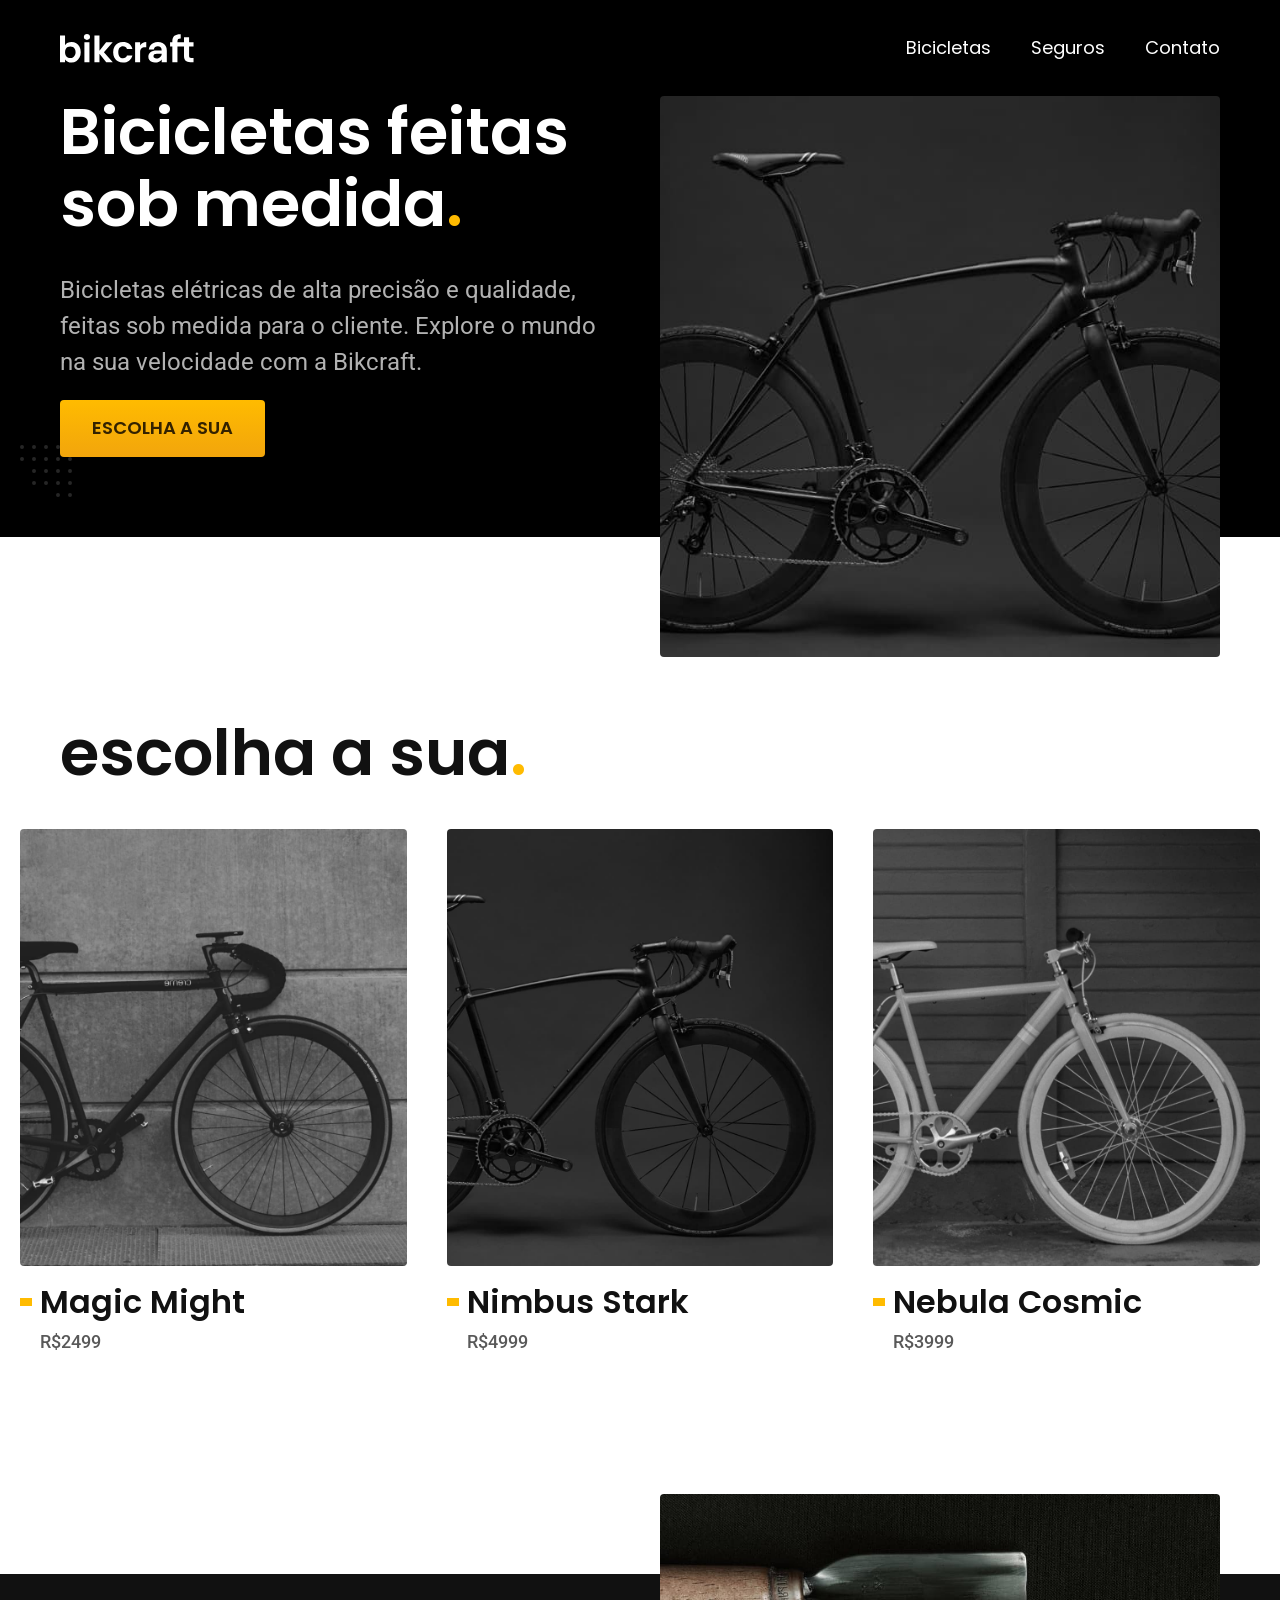
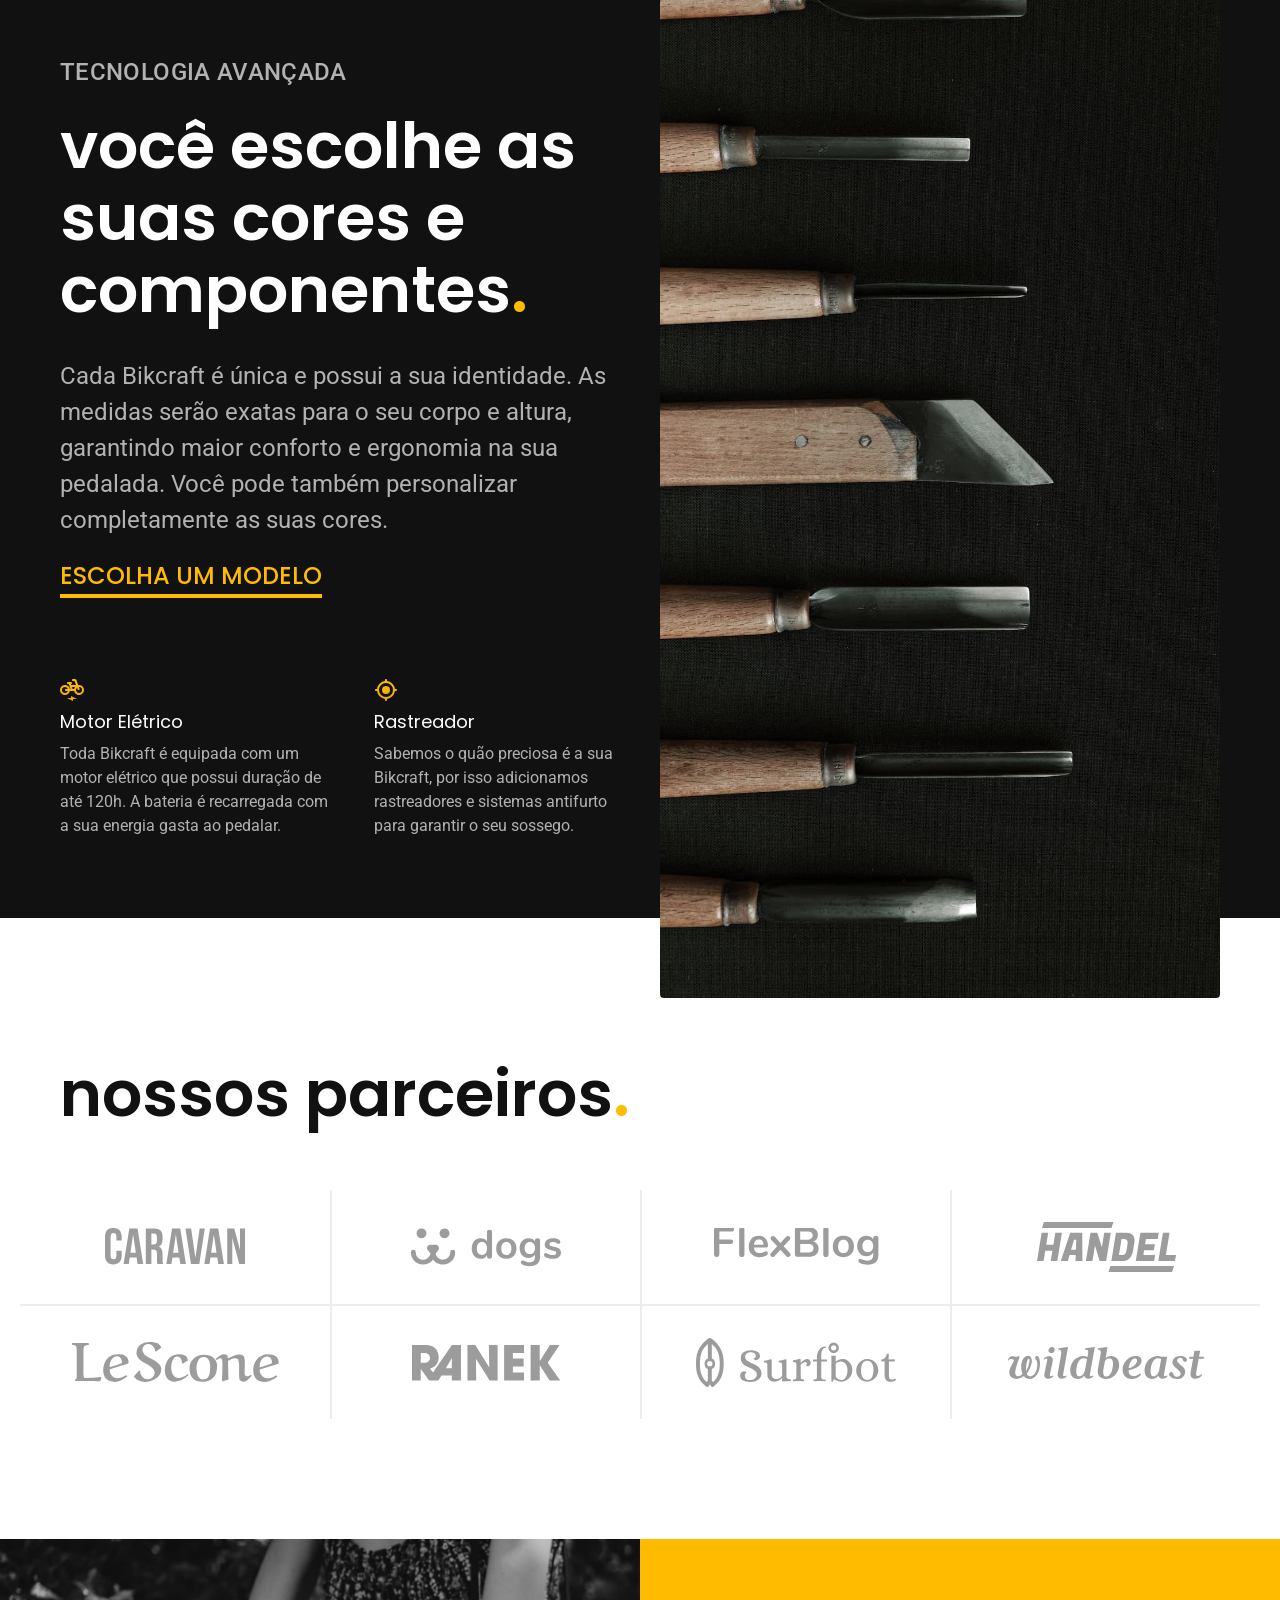
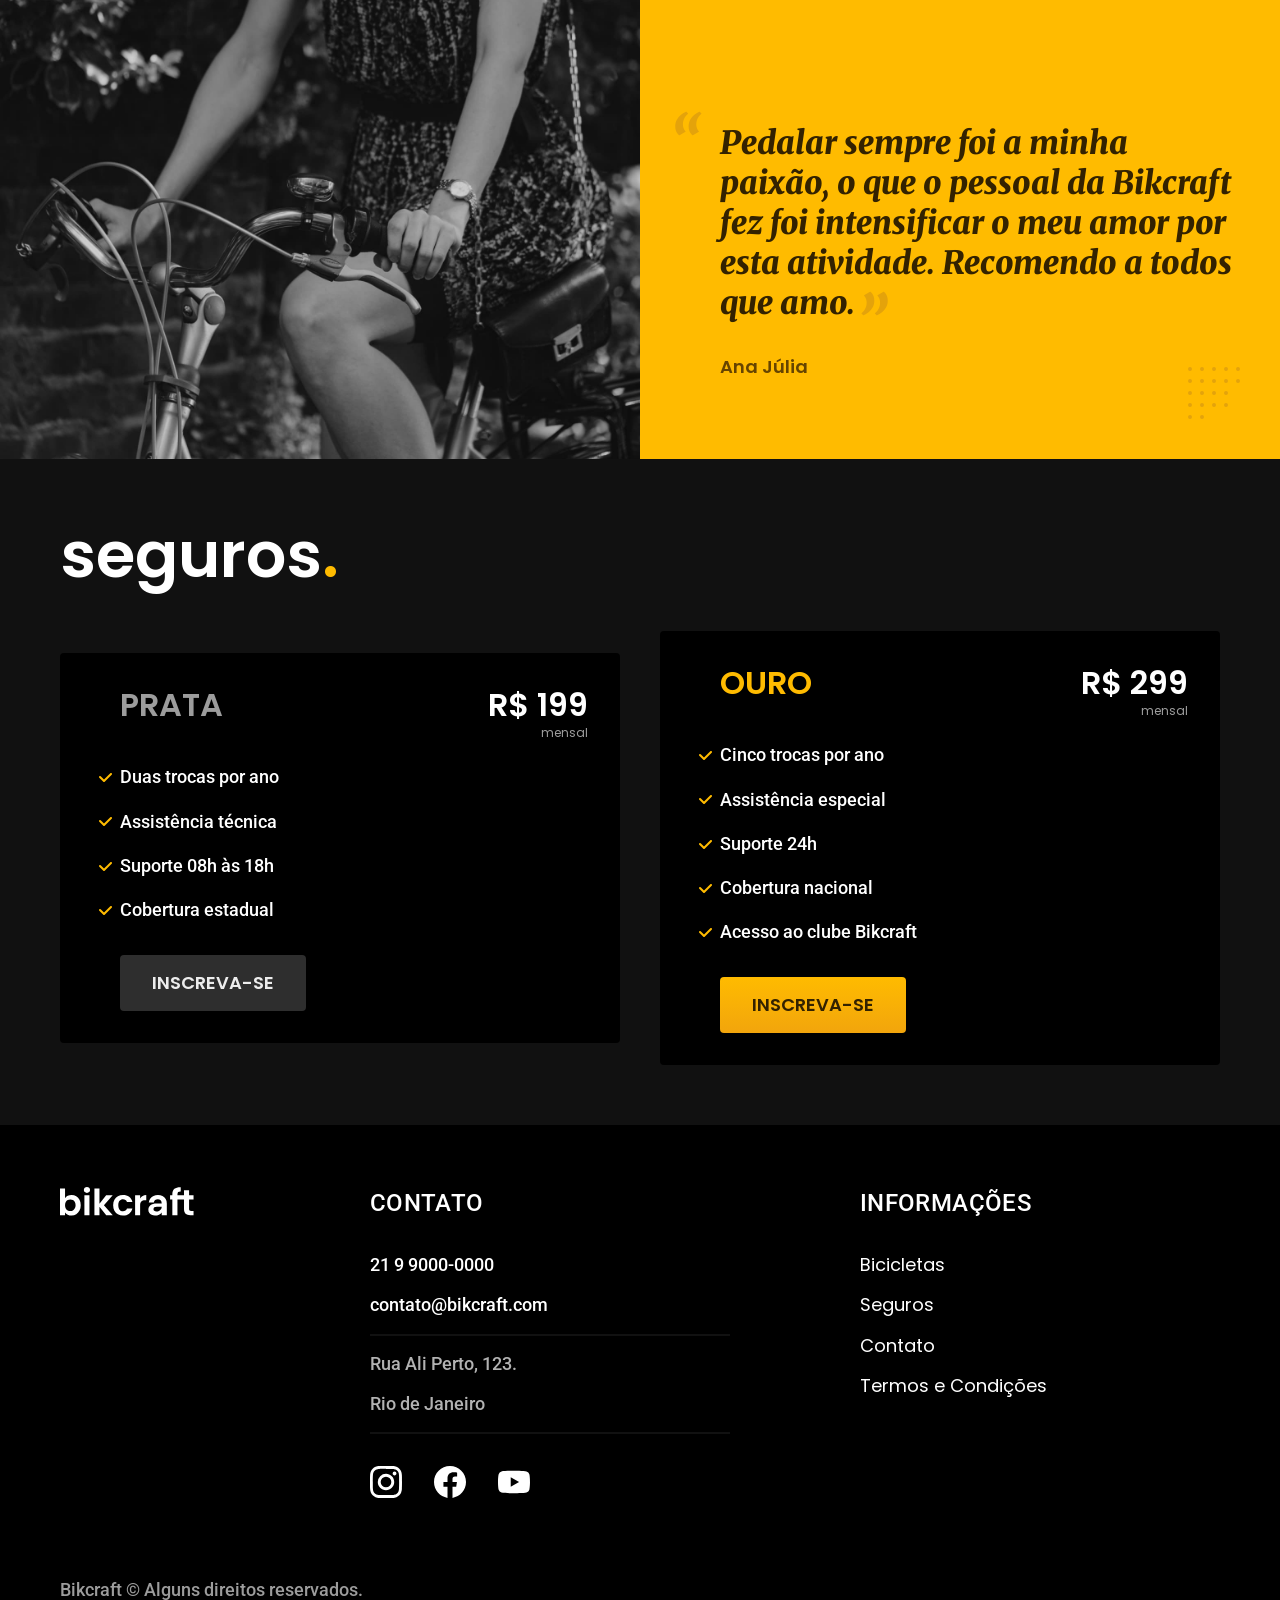
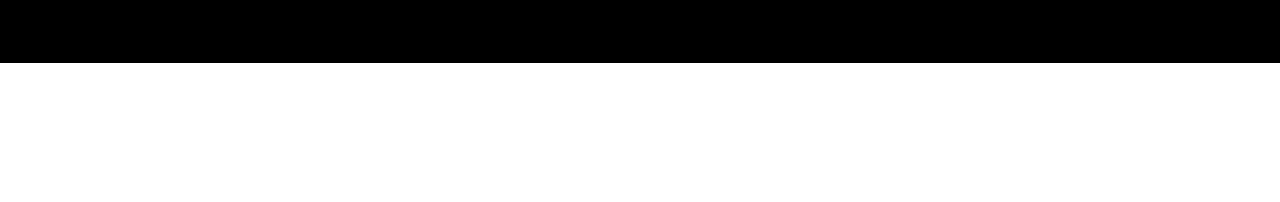
<file: index.html>
<!DOCTYPE html>
<html lang="pt-br">

<head>
  <meta charset="UTF-8">
  <meta name="viewport" content="width=device-width, initial-scale=1.0">
  <title>Bikcraft - Bicicletas Elétricas | Bikcraft</title>
  <meta name="description" content="Bicicletas elétricas de alta precisão e qualidade, feitas sob medida para o cliente. Explore o mundo na sua velocidade com a Bikcraft.">

  <link rel="preload" href="./css/style.css" as="style">
  <link rel="stylesheet" href="./css/style.css">
  <link rel="preconnect" href="https://fonts.googleapis.com">
  <link rel="preconnect" href="https://fonts.gstatic.com" crossorigin>
  <link href="https://fonts.googleapis.com/css2?family=Merriweather:ital,opsz,wght@0,18..144,300..900;1,18..144,300..900&family=Poppins:ital,wght@0,100;0,200;0,300;0,400;0,500;0,600;0,700;0,800;0,900;1,100;1,200;1,300;1,400;1,500;1,600;1,700;1,800;1,900&family=Roboto:ital,wght@0,100..900;1,100..900&display=swap" rel="stylesheet">
</head>

<body>
  <header class="header-bg">
    <div class="header container">
      <a href="./"><img src="./img/bikcraft.svg" width="136" height="32" alt="Bikcraft"></a>
      <nav aria-label="primária">
        <ul class="header-menu font-1-m cor-0">
          <li><a href="./bicicletas.html">Bicicletas</a></li>
          <li><a href="./seguros.html">Seguros</a></li>
          <li><a href="./contato.html">Contato</a></li>
        </ul>
      </nav>
    </div>
  </header>
  <main class="introducao-bg">
    <div class="introducao container">
      <div class="introducao-conteudo">
        <h1 class="font-1-xxl cor-0">Bicicletas feitas sob medida<span class="cor-p1">.</span></h1>
        <p class="font-2-l cor-5">Bicicletas elétricas de alta precisão e qualidade, feitas sob medida para o cliente. Explore o mundo na sua velocidade com a Bikcraft.</p><a class="botao" href="./bicicletas.html">Escolha a sua</a>
      </div>
      <picture>
        <source media="(max-width:800px)" srcset="./img/bicicletas/nimbus.jpg">
        <img src="./img/fotos/introducao.jpg" width="1280" height="1600" alt="Bicicleta preta.">
      </picture>
    </div>
  </main>
  <article class="bicicleta-lista">
    <h2 class="container font-1-xxl">escolha a sua<span class="cor-p1">.</span></h2>
    <ul>
      <li><a href="./bicicletas/magic.html"><img src="./img/bicicletas/magic-home.jpg" width="920" height="1040" alt="Bicicleta Magic Might">
          <h3 class="font-1-xl">Magic Might</h3><span class="font-2-m cor-8">R$2499</span>
        </a></li>
      <li><a href="./bicicletas/nimbus.html"><img src="./img/bicicletas/nimbus-home.jpg" width="920" height="1040" alt="Bicicleta Nimbus Stark">
          <h3 class="font-1-xl">Nimbus Stark</h3><span class="font-2-m cor-8">R$4999</span>
        </a></li>
      <li><a href="./bicicletas/nebula.html"><img src="./img/bicicletas/nebula-home.jpg" width="920" height="1040" alt="Bicicleta Nebula Cosmic">
          <h3 class="font-1-xl">Nebula Cosmic</h3><span class="font-2-m cor-8">R$3999</span>
        </a></li>
    </ul>
  </article>
  <article class="tecnologia-bg">
    <div class="tecnologia-container container">
      <div class="tecnologia-conteudo"><span class="font-2-l-b cor-5">Tecnologia Avançada</span>
        <h2 class="font-1-xxl cor-0">você escolhe as suas cores e componentes<span class="cor-p1">.</span></h2>
        <p class="font-2-l cor-5">Cada Bikcraft é única e possui a sua identidade. As medidas serão exatas para o seu corpo e altura, garantindo maior conforto e ergonomia na sua pedalada. Você pode também personalizar completamente as suas cores.</p><a class="link" href="./bicicletas.html">Escolha um modelo</a>
        <div class="tecnologia-vantagens">
          <div><img src="./img/icones/eletrica.svg" width="24" height="24" alt="">
            <h3 class="font-1-m cor-0">Motor Elétrico</h3>
            <p class="font-2-s cor-5">Toda Bikcraft é equipada com um motor elétrico que possui duração de até 120h. A bateria é recarregada com a sua energia gasta ao pedalar.</p>
          </div>
          <div><img src="./img/icones/rastreador.svg" width="24" height="24" alt="">
            <h3 class="font-1-m cor-0">Rastreador</h3>
            <p class="font-2-s cor-5">Sabemos o quão preciosa é a sua Bikcraft, por isso adicionamos rastreadores e sistemas antifurto para garantir o seu sossego.</p>
          </div>
        </div>
      </div>
      <div class="tecnologia-imagem"><img src="./img/fotos/tecnologia.jpg" width="1200" height="1920" alt="Bicicleta Bikcraft"></div>
    </div>
  </article>
  <section class="parceiros" aria-label="Nossos Parceiros">
    <h2 class="container font-1-xxl">nossos parceiros<span class="cor-p1">.</span></h2>
    <ul>
      <li><img src="./img/parceiros/caravan.svg" width="140" height="38" alt="caravan"></li>
      <li><img src="./img/parceiros/dogs.svg" width="152" height="39" alt="dogs"></li>
      <li><img src="./img/parceiros/flexblog.svg" width="165" height="38" alt="flexblog"></li>
      <li><img src="./img/parceiros/handel.svg" width="139" height="50" alt="handel"></li>
      <li><img src="./img/parceiros/lescone.svg" width="208" height="41" alt="lescone"></li>
      <li><img src="./img/parceiros/ranek.svg" width="149" height="36" alt="ranek"></li>
      <li><img src="./img/parceiros/surfbot.svg" width="200" height="49" alt="surfbot"></li>
      <li><img src="./img/parceiros/wildbeast.svg" width="196" height="34" alt="wildbeast"></li>
    </ul>
  </section>
  <section class="depoimento" aria-label="Depoimento">
    <div><img src="./img/fotos/depoimento.jpg" width="1560" height="1360" alt="Pessoa pedalando uma bicicleta Bikcraft"></div>
    <div class="depoimento-conteudo">
      <blockquote class="font-1-xl cor-p5">
        <p>Pedalar sempre foi a minha paixão, o que o pessoal da Bikcraft fez foi intensificar o meu amor por esta atividade. Recomendo a todos que amo.</p>
      </blockquote><span class="font-1-m-b cor-p4">Ana Júlia</span>
    </div>
  </section>
  <article class="seguros-bg">
    <div class="seguros container">
      <h2 class="font-1-xxl cor-0">seguros<span class="cor-p1">.</span></h2>
      <div class="seguros-item">
        <h3 class="font-1-xl cor-6">PRATA</h3><span class="font-1-xl cor-0">R$ 199<span class="font-1-xs cor-6">mensal</span></span>
        <ul class="font-2-m cor-0">
          <li>Duas trocas por ano</li>
          <li>Assistência técnica</li>
          <li>Suporte 08h às 18h</li>
          <li>Cobertura estadual</li>
        </ul><a class="botao secundario" href="./orcamento.html">Inscreva-se</a>
      </div>
      <div class="seguros-item">
        <h3 class="font-1-xl cor-p1">OURO</h3><span class="font-1-xl cor-0">R$ 299<span class="font-1-xs cor-6">mensal</span></span>
        <ul class="font-2-m cor-0">
          <li>Cinco trocas por ano</li>
          <li>Assistência especial</li>
          <li>Suporte 24h</li>
          <li>Cobertura nacional</li>
          <li>Acesso ao clube Bikcraft</li>
        </ul><a class="botao" href="./orcamento.html">Inscreva-se</a>
      </div>
    </div>
  </article>
  <footer class="footer-bg">
    <div class="footer container">
      <img src="./img/bikcraft.svg" width="136" height="32" alt="Bikcraft">
      <div class="footer-contato">
        <h3 class="font-2-l-b cor-0">Contato</h3>
        <ul class="font-2-m cor-5">
          <li><a href="tel:+5521990000000">21 9 9000-0000</a></li>
          <li><a href="mailto:contato@bikcraft.com">contato@bikcraft.com</a></li>
          <li>Rua Ali Perto, 123.</li>
          <li>Rio de Janeiro</li>
        </ul>
        <div class="footer-redes">
          <a href="./"><img src="./img/redes/instagram.svg" width="32" height="32" alt="Instagram"></a>
          <a href="./"><img src="./img/redes/facebook.svg" width="32" height="32" alt="Facebook"></a>
          <a href="./"><img src="./img/redes/youtube.svg" width="32" height="32" alt="Youtube"></a>
        </div>
      </div>
      <div class="footer-informacoes">
        <h3 class="font-2-l-b cor-0">Informações</h3>
        <nav aria-label="informações">
          <ul class="font-1-m cor-5">
            <li><a href="./bicicletas.html">Bicicletas</a></li>
            <li><a href="./seguros.html">Seguros</a></li>
            <li><a href="./contato.html">Contato</a></li>
            <li><a href="./termos.html">Termos e Condições</a></li>
          </ul>
        </nav>
      </div>
      <p class="footer-copy font-2-m cor-6">Bikcraft © Alguns direitos reservados.</p>
    </div>
  </footer>
</body>

</html>
</file>
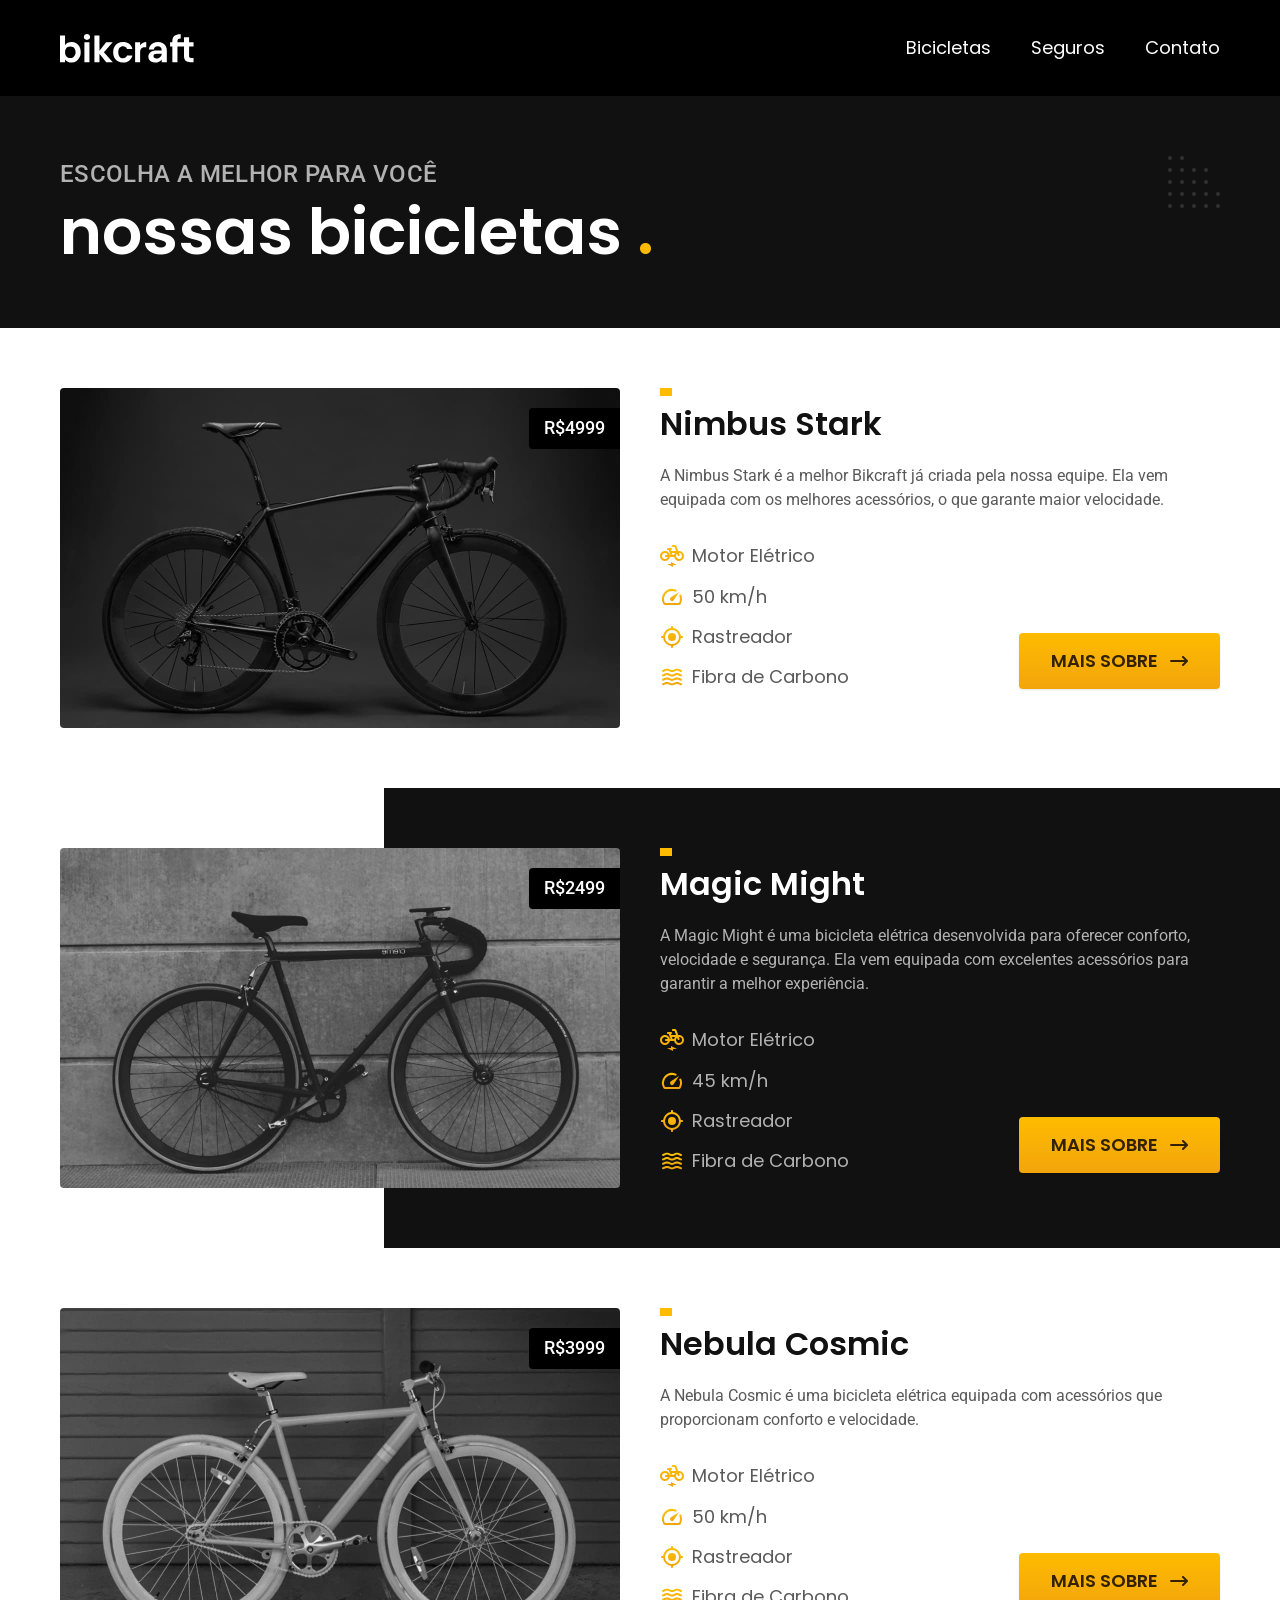
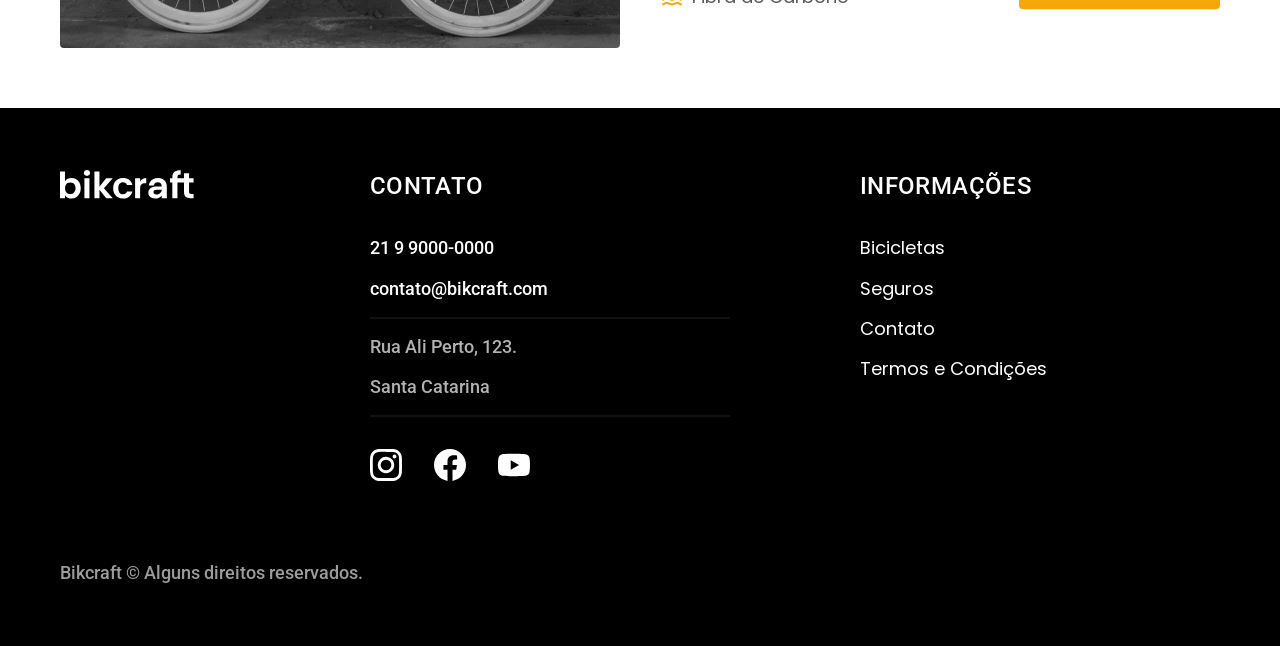
<file: bicicletas.html>
<!DOCTYPE html>
<html lang="pt-br">

<head>
  <meta charset="UTF-8">
  <meta name="viewport" content="width=device-width, initial-scale=1.0">
  <title>Bicicletas | Bikcraft</title>
  <meta name="description" content="Conheça nossas bicicletas elétricas Bikcraft.">
  <link rel="preload" href="./css/style.css" as="style">
  <link rel="preload" href="./css/style.css" as="style">
  <link rel="stylesheet" href="./css/style.css">
  <link rel="preconnect" href="https://fonts.googleapis.com">
  <link rel="preconnect" href="https://fonts.gstatic.com" crossorigin>
  <link href="https://fonts.googleapis.com/css2?family=Merriweather:ital,opsz,wght@0,18..144,300..900;1,18..144,300..900&family=Poppins:ital,wght@0,100;0,200;0,300;0,400;0,500;0,600;0,700;0,800;0,900;1,100;1,200;1,300;1,400;1,500;1,600;1,700;1,800;1,900&family=Roboto:ital,wght@0,100..900;1,100..900&display=swap" rel="stylesheet">
</head>

<body id="bicicletas">
  <header class="header-bg">
    <div class="header container">
      <a href="./"><img src="./img/bikcraft.svg" alt="Bikcraft"></a>
      <nav aria-label="primária">
        <ul class="header-menu font-1-m cor-0">
          <li><a href="./bicicletas.html">Bicicletas</a></li>
          <li><a href="./seguros.html">Seguros</a></li>
          <li><a href="./contato.html">Contato</a></li>
        </ul>
      </nav>
    </div>
  </header>
  <main>
    <div class="titulo-bg">
      <div class="titulo container">
        <p class="font-2-l-b cor-5">Escolha a melhor para você</p>
        <h1 class="font-1-xxl cor-0">nossas bicicletas <span class="cor-p1">.</span></h1>
      </div>
    </div>
    <div class="bicicletas-bg">
      <div class="bicicletas container">
        <div class="bicicletas-imagem"><img src="./img/bicicletas/nimbus.jpg" alt="Bicicleta Nimbus Stark"><span class="font-2-m cor-0">R$4999</span></div>
        <div class="bicicletas-conteudo">
          <h2 class="font-1-xl">Nimbus Stark</h2>
          <p class="font-2-s cor-8">A Nimbus Stark é a melhor Bikcraft já criada pela nossa equipe. Ela vem equipada com os melhores acessórios, o que garante maior velocidade.</p>
          <ul class="font-1-m cor-8">
            <li><img src="./img/icones/eletrica.svg" alt="">Motor Elétrico</li>
            <li><img src="./img/icones/velocidade.svg" alt="">50 km/h</li>
            <li><img src="./img/icones/rastreador.svg" alt="">Rastreador</li>
            <li><img src="./img/icones/carbono.svg" alt="">Fibra de Carbono</li>
          </ul><a class="botao seta" href="./bicicletas/nimbus.html">Mais Sobre</a>
        </div>
      </div>
    </div>
    <div class="bicicletas-bg">
      <div class="bicicletas container">
        <div class="bicicletas-imagem"><img src="./img/bicicletas/magic.jpg" alt="Bicicleta Magic Might"><span class="font-2-m cor-0">R$2499</span></div>
        <div class="bicicletas-conteudo">
          <h2 class="font-1-xl cor-0">Magic Might</h2>
          <p class="font-2-s cor-5">A Magic Might é uma bicicleta elétrica desenvolvida para oferecer conforto, velocidade e segurança. Ela vem equipada com excelentes acessórios para garantir a melhor experiência.</p>
          <ul class="font-1-m cor-5">
            <li><img src="./img/icones/eletrica.svg" alt="">Motor Elétrico</li>
            <li><img src="./img/icones/velocidade.svg" alt="">45 km/h</li>
            <li><img src="./img/icones/rastreador.svg" alt="">Rastreador</li>
            <li><img src="./img/icones/carbono.svg" alt="">Fibra de Carbono</li>
          </ul><a class="botao seta" href="./bicicletas/magic.html">Mais Sobre</a>
        </div>
      </div>
    </div>
    <div class="bicicletas-bg">
      <div class="bicicletas container">
        <div class="bicicletas-imagem"><img src="./img/bicicletas/nebula.jpg" alt="Bicicleta Nebula Cosmic"><span class="font-2-m cor-0">R$3999</span></div>
        <div class="bicicletas-conteudo">
          <h2 class="font-1-xl">Nebula Cosmic</h2>
          <p class="font-2-s cor-8">A Nebula Cosmic é uma bicicleta elétrica equipada com acessórios que proporcionam conforto e velocidade.</p>
          <ul class="font-1-m cor-8">
            <li><img src="./img/icones/eletrica.svg" alt="">Motor Elétrico</li>
            <li><img src="./img/icones/velocidade.svg" alt="">50 km/h</li>
            <li><img src="./img/icones/rastreador.svg" alt="">Rastreador</li>
            <li><img src="./img/icones/carbono.svg" alt="">Fibra de Carbono</li>
          </ul><a class="botao seta" href="./bicicletas/nebula.html">Mais Sobre</a>
        </div>
      </div>
    </div>
  </main>
  <footer class="footer-bg">
    <div class="footer container">
      <img src="./img/bikcraft.svg" alt="Bikcraft">
      <div class="footer-contato">
        <h3 class="font-2-l-b cor-0">Contato</h3>
        <ul class="font-2-m cor-5">
          <li><a href="tel:+5521990000000">21 9 9000-0000</a></li>
          <li><a href="mailto:contato@bikcraft.com">contato@bikcraft.com</a></li>
          <li>Rua Ali Perto, 123.</li>
          <li>Santa Catarina</li>
        </ul>
        <div class="footer-redes">
          <a href="./"><img src="./img/redes/instagram.svg" alt="Instagram"></a>
          <a href="./"><img src="./img/redes/facebook.svg" alt="Facebook"></a>
          <a href="./"><img src="./img/redes/youtube.svg" alt="Youtube"></a>
        </div>
      </div>
      <div class="footer-informacoes">
        <h3 class="font-2-l-b cor-0">Informações</h3>
        <nav aria-label="informações">
          <ul class="font-1-m cor-5">
            <li><a href="./bicicletas.html">Bicicletas</a></li>
            <li><a href="./seguros.html">Seguros</a></li>
            <li><a href="./contato.html">Contato</a></li>
            <li><a href="./termos.html">Termos e Condições</a></li>
          </ul>
        </nav>
      </div>
      <p class="footer-copy font-2-m cor-6">Bikcraft © Alguns direitos reservados.</p>
    </div>
  </footer>
</body>

</html>
</file>
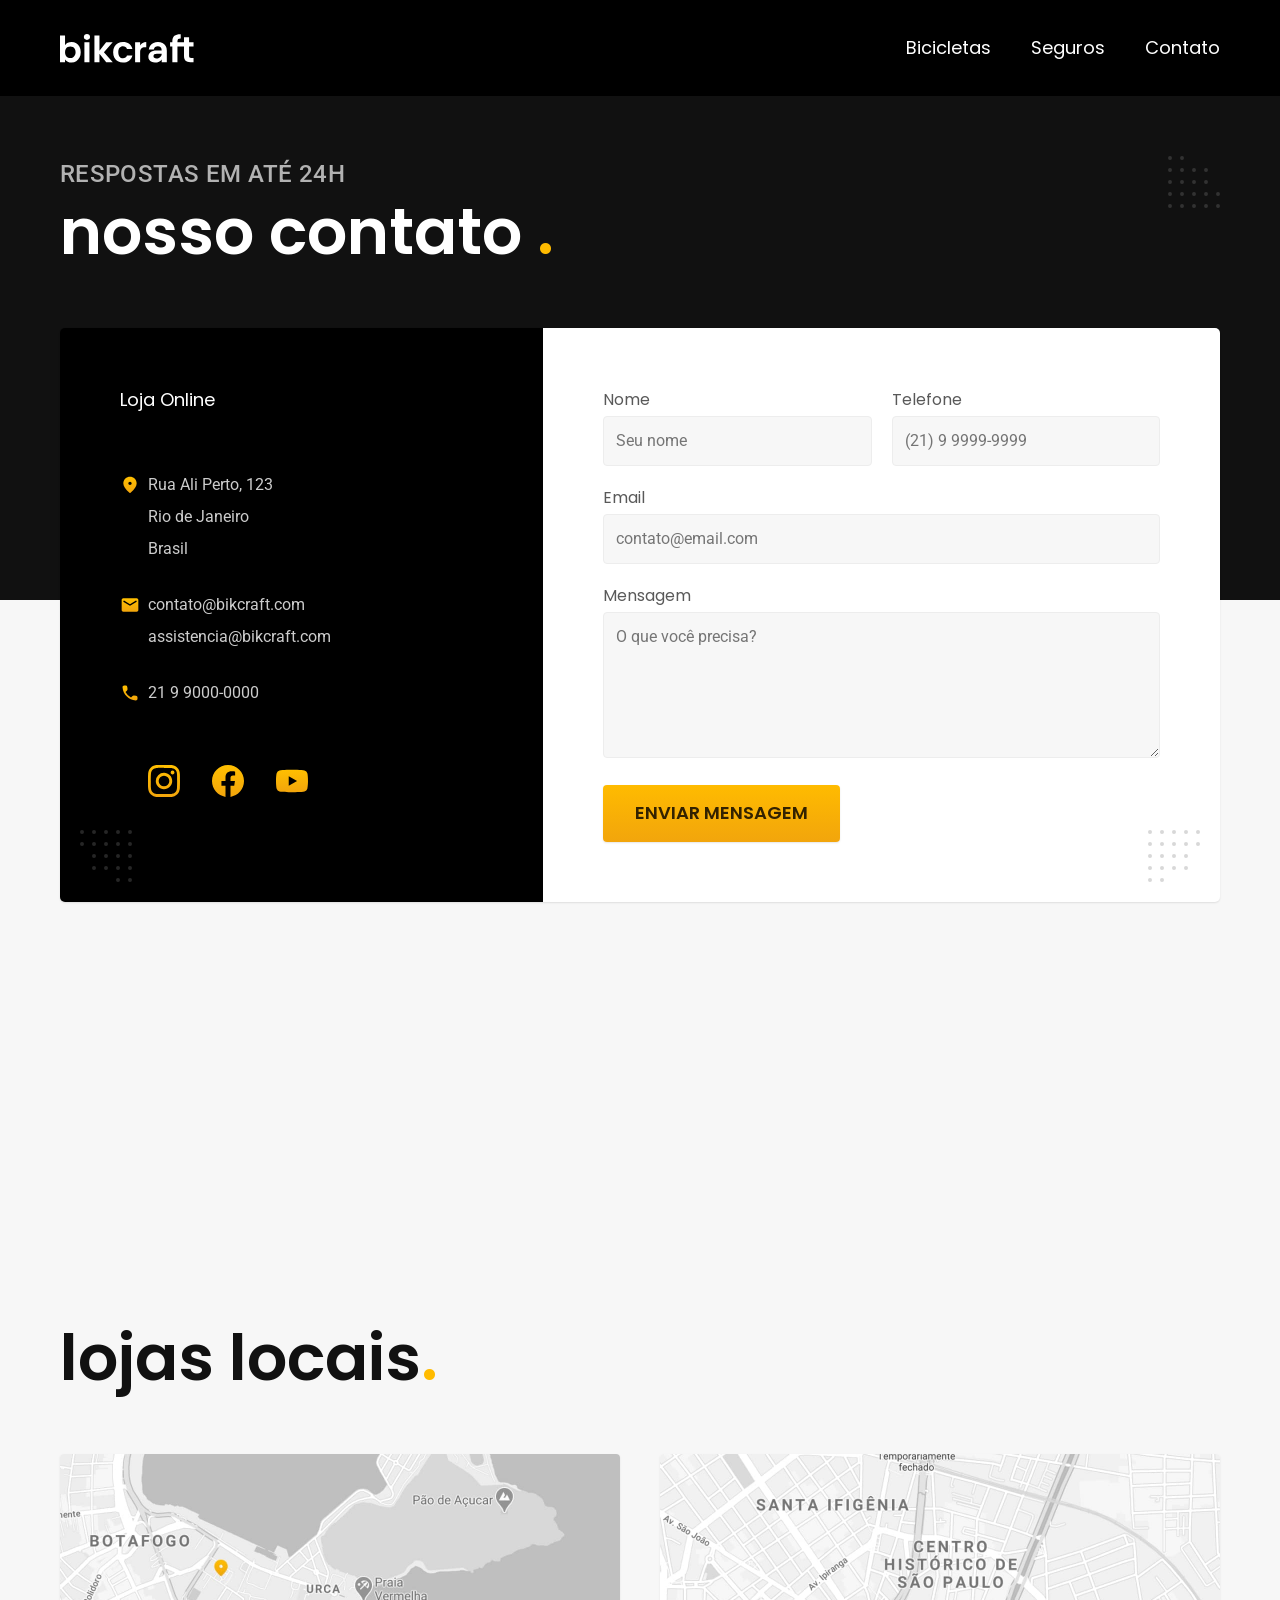
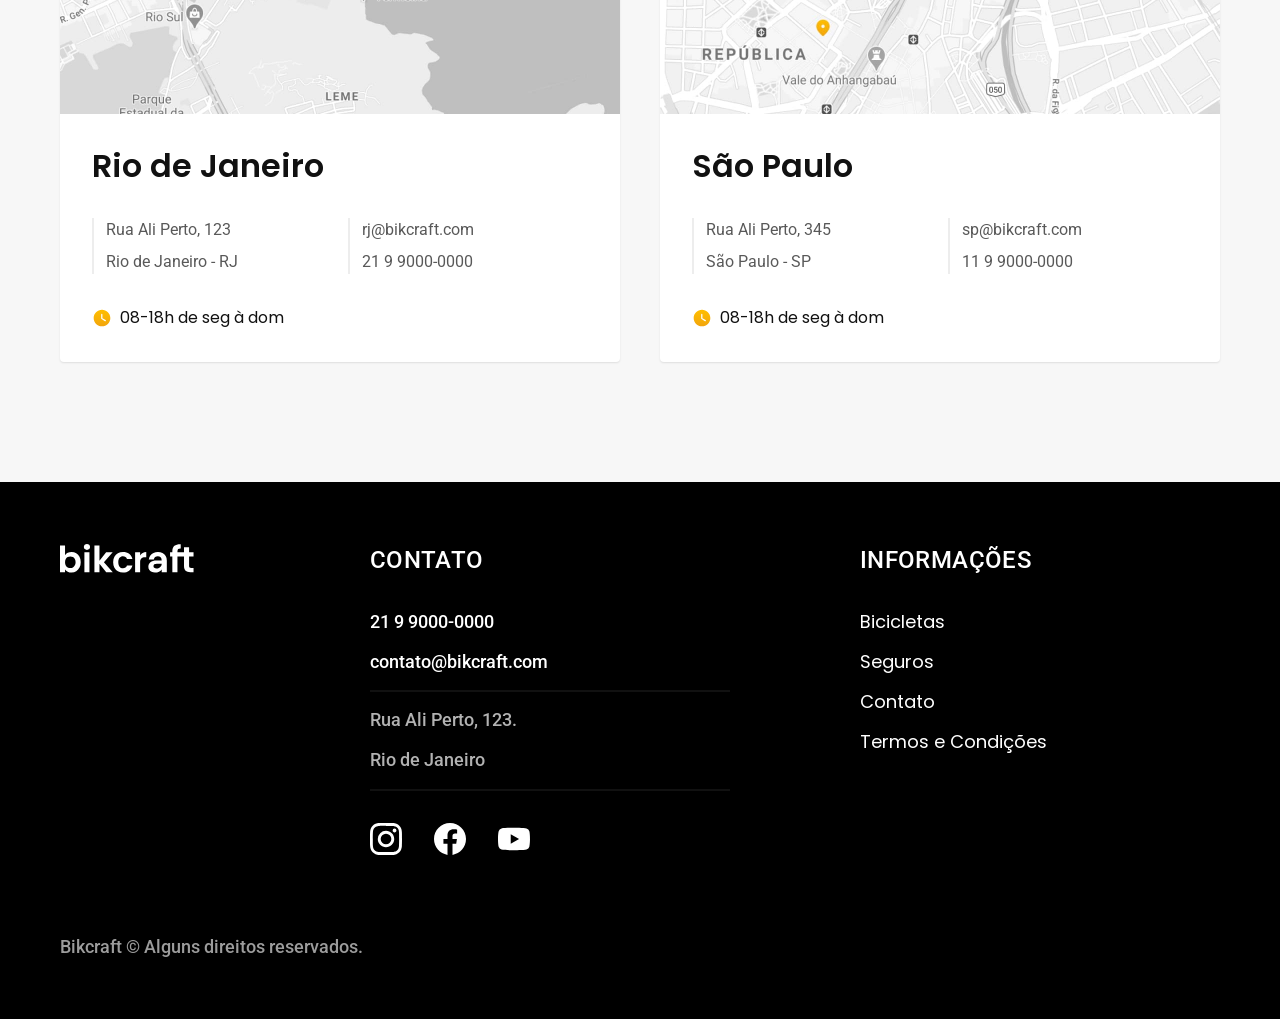
<file: contato.html>
<!DOCTYPE html>
<html lang="pt-br">

<head>
  <meta charset="UTF-8">
  <meta name="viewport" content="width=device-width, initial-scale=1.0">
  <title>Contato | Bikcraft</title>
  <meta name="description" content="Entre em contato com a Bikcraft.">

  <link rel="preload" href="./css/style.css" as="style">
  <link rel="preload" href="./css/style.css" as="style">
  <link rel="stylesheet" href="./css/style.css">

  <link rel="preconnect" href="https://fonts.googleapis.com">
  <link rel="preconnect" href="https://fonts.gstatic.com" crossorigin>
  <link href="https://fonts.googleapis.com/css2?family=Merriweather:ital,opsz,wght@0,18..144,300..900;1,18..144,300..900&family=Poppins:ital,wght@0,100;0,200;0,300;0,400;0,500;0,600;0,700;0,800;0,900;1,100;1,200;1,300;1,400;1,500;1,600;1,700;1,800;1,900&family=Roboto:ital,wght@0,100..900;1,100..900&display=swap" rel="stylesheet">
</head>

<body id="contato">
  <header class="header-bg">
    <div class="header container">
      <a href="./">
        <img src="./img/bikcraft.svg" alt="Bikcraft">
      </a>
      <nav aria-label="primária">
        <ul class="header-menu font-1-m cor-0">
          <li><a href="./bicicletas.html">Bicicletas</a></li>
          <li><a href="./seguros.html">Seguros</a></li>
          <li><a href="./contato.html">Contato</a></li>
        </ul>
      </nav>
    </div>
  </header>

  <main>
    <div class="titulo-bg">
      <div class="titulo container">
        <p class="font-2-l-b cor-5">Respostas em até 24h</p>
        <h1 class="font-1-xxl cor-0">nosso contato <span class="cor-p1">.</span></h1>
      </div>
    </div>

    <div class="contato container font-2-s cor-4">
      <section class="contato-dados" aria-label="Endereço">
        <h2 class="font-1-m cor-0">Loja Online</h2>

        <div class="contato-endereco">
          <p>Rua Ali Perto, 123</p>
          <p>Rio de Janeiro</p>
          <p>Brasil</p>
        </div>

        <address class="contato-meios font-2-s cor-4">
          <a href="mailto:contato@bikcraft.com">contato@bikcraft.com</a>
          <a href="mailto:assistencia@bikcraft.com">assistencia@bikcraft.com</a>
          <a href="tel:+5521990000000">21 9 9000-0000</a>
        </address>

        <div class="contato-redes">
          <a href="./">
            <img src="./img/redes/instagram-p.svg" alt="Instagram">
          </a>
          <a href="./">
            <img src="./img/redes/facebook-p.svg" alt="Facebook">
          </a>
          <a href="./">
            <img src="./img/redes/youtube-p.svg" alt="Youtube">
          </a>
        </div>
      </section>

      <section class="contato-formulario cor-8" aria-label="Formulário">
        <form class="form" action="./contato.html">
          <div>
            <label for="nome">Nome</label>
            <input type="text" id="nome" name="nome" placeholder="Seu nome">
          </div>

          <div>
            <label for="telefone">Telefone</label>
            <input type="tel" id="telefone" name="telefone" placeholder="(21) 9 9999-9999">
          </div>

          <div class="col-2">
            <label for="email">Email</label>
            <input type="email" id="email" name="email" placeholder="contato@email.com">
          </div>

          <div class="col-2">
            <label for="mensagem">Mensagem</label>
            <textarea rows="5" id="mensagem" name="mensagem" placeholder="O que você precisa?"></textarea>
          </div>

          <button class="botao col-2">Enviar mensagem</button>
        </form>
      </section>
    </div>
  </main>

  <article class="lojas container">
    <h2 class="font-1-xxl">lojas locais<span class="cor-p1">.</span></h2>

    <div class="lojas-item">
      <img src="./img/lojas/rj.jpg" alt="mapa marcando endereço Ali Perto, 123 - Rio de Janeiro - RJ">

      <div class="lojas-conteudo">
        <h3 class="font-1-xl">Rio de Janeiro</h3>

        <div class="lojas-dados font-2-s cor-8">
          <p>Rua Ali Perto, 123</p>
          <p>Rio de Janeiro - RJ</p>
        </div>

        <div class="lojas-dados font-2-s cor-8">
          <a href="mailto:rj@bikcraft.com">rj@bikcraft.com</a>
          <a href="tel:+5521990000000">21 9 9000-0000</a>
        </div>

        <p class="lojas-tempo font-1-s">
          <img src="./img/icones/horario.svg" alt="">08-18h de seg à dom
        </p>
      </div>
    </div>

    <div class="lojas-item">
      <img src="./img/lojas/sp.jpg" alt="mapa marcando endereço Ali Perto, 345 - São Paulo - SP">

      <div class="lojas-conteudo">
        <h3 class="font-1-xl">São Paulo</h3>

        <div class="lojas-dados font-2-s cor-8">
          <p>Rua Ali Perto, 345</p>
          <p>São Paulo - SP</p>
        </div>

        <div class="lojas-dados font-2-s cor-8">
          <a href="mailto:sp@bikcraft.com">sp@bikcraft.com</a>
          <a href="tel:+5511990000000">11 9 9000-0000</a>
        </div>

        <p class="lojas-tempo font-1-s">
          <img src="./img/icones/horario.svg" alt="">08-18h de seg à dom
        </p>
      </div>
    </div>
  </article>

  <footer class="footer-bg">
    <div class="footer container">
      <img src="./img/bikcraft.svg" alt="Bikcraft">

      <div class="footer-contato">
        <h3 class="font-2-l-b cor-0">Contato</h3>
        <ul class="font-2-m cor-5">
          <li><a href="tel:+5521990000000">21 9 9000-0000</a></li>
          <li><a href="mailto:contato@bikcraft.com">contato@bikcraft.com</a></li>
          <li>Rua Ali Perto, 123.</li>
          <li>Rio de Janeiro</li>
        </ul>

        <div class="footer-redes">
          <a href="./">
            <img src="./img/redes/instagram.svg" alt="Instagram">
          </a>
          <a href="./">
            <img src="./img/redes/facebook.svg" alt="Facebook">
          </a>
          <a href="./">
            <img src="./img/redes/youtube.svg" alt="Youtube">
          </a>
        </div>
      </div>

      <div class="footer-informacoes">
        <h3 class="font-2-l-b cor-0">Informações</h3>
        <nav aria-label="informações">
          <ul class="font-1-m cor-5">
            <li><a href="./bicicletas.html">Bicicletas</a></li>
            <li><a href="./seguros.html">Seguros</a></li>
            <li><a href="./contato.html">Contato</a></li>
            <li><a href="./termos.html">Termos e Condições</a></li>
          </ul>
        </nav>
      </div>

      <p class="footer-copy font-2-m cor-6">Bikcraft © Alguns direitos reservados.</p>
    </div>
  </footer>
</body>

</html>
</file>
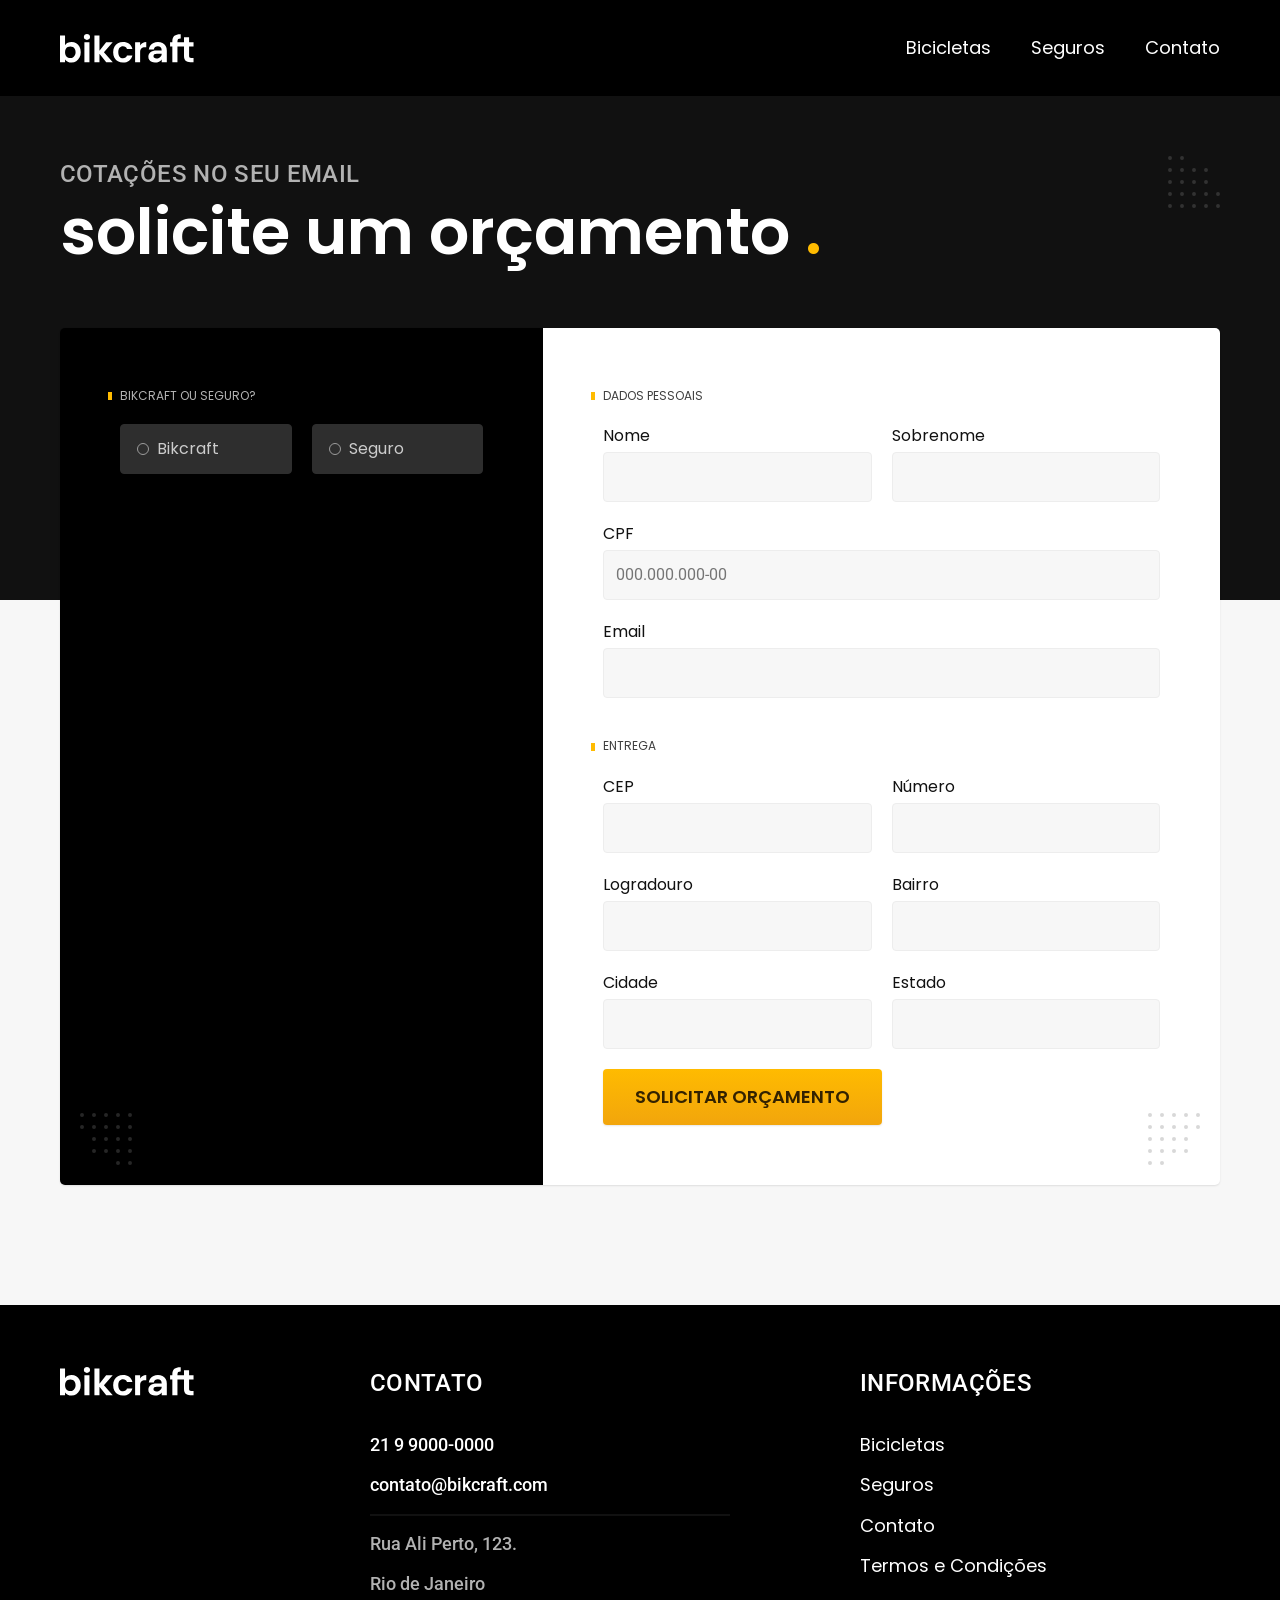
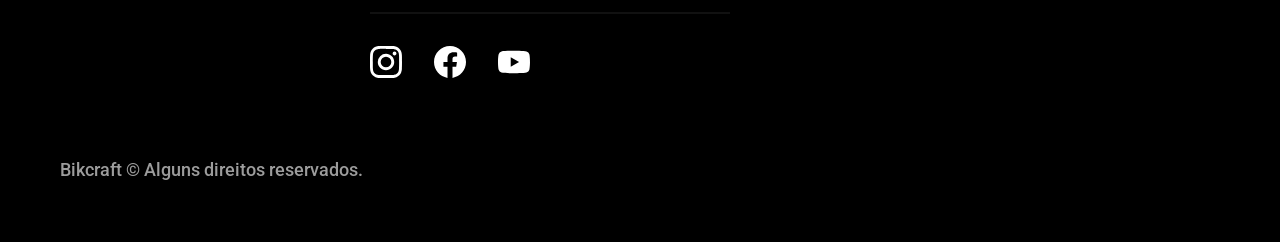
<file: orcamento.html>
<!DOCTYPE html>
<html lang="pt-br">

<head>
  <meta charset="UTF-8">
  <meta name="viewport" content="width=device-width, initial-scale=1.0">
  <title>Orçamento | Bikcraft</title>
  <meta name="description" content="Orçamento.">

  <link rel="preload" href="./css/style.css" as="style">
  <link rel="preload" href="./css/style.css" as="style">
  <link rel="stylesheet" href="./css/style.css">
  <link rel="preconnect" href="https://fonts.googleapis.com">
  <link rel="preconnect" href="https://fonts.gstatic.com" crossorigin>
  <link href="https://fonts.googleapis.com/css2?family=Merriweather:ital,opsz,wght@0,18..144,300..900;1,18..144,300..900&family=Poppins:ital,wght@0,100;0,200;0,300;0,400;0,500;0,600;0,700;0,800;0,900;1,100;1,200;1,300;1,400;1,500;1,600;1,700;1,800;1,900&family=Roboto:ital,wght@0,100..900;1,100..900&display=swap" rel="stylesheet">
</head>

<body id="orcamento">
  <header class="header-bg">
    <div class="header container">
      <a href="./"><img src="./img/bikcraft.svg" alt="Bikcraft"></a>

      <nav aria-label="primária">
        <ul class="header-menu font-1-m cor-0">
          <li><a href="./bicicletas.html">Bicicletas</a></li>
          <li><a href="./seguros.html">Seguros</a></li>
          <li><a href="./contato.html">Contato</a></li>
        </ul>
      </nav>
    </div>
  </header>

  <main>
    <div class="titulo-bg">
      <div class="titulo container">
        <p class="font-2-l-b cor-5">Cotações no seu email</p>
        <h1 class="font-1-xxl cor-0">solicite um orçamento <span class="cor-p1">.</span></h1>
      </div>
    </div>

    <form class="orcamento container" action="./">
      <div class="orcamento-produto">
        <h2 class="font-1-xs cor-5">Bikcraft ou Seguro?</h2>

        <input type="radio" name="tipo" value="bikcraft" id="bikcraft">
        <label for="bikcraft">Bikcraft</label>

        <input type="radio" name="tipo" value="seguro" id="seguro">
        <label for="seguro">Seguro</label>

        <div class="orcamento-conteudo" id="orcamento-bikcraft">
          <h2 class="font-1-xs cor-5">Escolha a sua</h2>

          <input type="radio" name="produto" value="nimbus" id="nimbus">
          <label for="nimbus">Nimbus Stark <span>R$ 4999</span></label>
          <div class="orcamento-detalhes">
            <ul class="font-1-xs cor-8">
              <li><img src="./img/icones/eletrica.svg" alt="">Motor Elétrico</li>
              <li><img src="./img/icones/carbono.svg" alt="">Fibra de Carbono</li>
              <li><img src="./img/icones/velocidade.svg" alt="">50 km/h</li>
              <li><img src="./img/icones/rastreador.svg" alt="">Rastreador</li>
            </ul>
            <img src="./img/bicicletas/nimbus.jpg" alt="Bicicleta preta">
          </div>

          <input type="radio" name="produto" value="magic" id="magic">
          <label for="magic">Magic Might <span>R$ 2499</span></label>
          <div class="orcamento-detalhes">
            <ul class="font-1-xs cor-8">
              <li><img src="./img/icones/eletrica.svg" alt="">Motor Elétrico</li>
              <li><img src="./img/icones/carbono.svg" alt="">Fibra de Carbono</li>
              <li><img src="./img/icones/velocidade.svg" alt="">45 km/h</li>
              <li><img src="./img/icones/rastreador.svg" alt="">Rastreador</li>
            </ul>
            <img src="./img/bicicletas/magic.jpg" alt="Bicicleta preta">
          </div>

          <input type="radio" name="produto" value="nebula" id="nebula">
          <label for="nebula">Nebula Cosmic <span>R$ 3999</span></label>
          <div class="orcamento-detalhes">
            <ul class="font-1-xs cor-8">
              <li><img src="./img/icones/eletrica.svg" alt="">Motor Elétrico</li>
              <li><img src="./img/icones/carbono.svg" alt="">Fibra de Carbono</li>
              <li><img src="./img/icones/velocidade.svg" alt="">40 km/h</li>
              <li><img src="./img/icones/rastreador.svg" alt="">Rastreador</li>
            </ul>
            <img src="./img/bicicletas/nebula.jpg" alt="Bicicleta branca">
          </div>

        </div>

        <div class="orcamento-conteudo" id="orcamento-seguro">
          <h2 class="font-1-xs cor-5">Escolha o plano</h2>

          <input type="radio" name="produto" value="prata" id="prata">
          <label for="prata">Prata <span>R$ 199</span></label>

          <input type="radio" name="produto" value="ouro" id="ouro">
          <label for="ouro">Ouro <span>R$ 299</span></label>

        </div>
      </div>

      <div class="orcamento-dados form">
        <h2 class="font-1-xs cor-9 col-2">dados pessoais</h2>

        <div>
          <label for="nome">Nome</label>
          <input type="text" id="nome" name="nome">
        </div>

        <div>
          <label for="sobrenome">Sobrenome</label>
          <input type="text" id="sobrenome" name="sobrenome">
        </div>

        <div class="col-2">
          <label for="CPF">CPF</label>
          <input type="text" id="CPF" name="CPF" placeholder="000.000.000-00">
        </div>

        <div class="col-2">
          <label for="email">Email</label>
          <input type="email" id="email" name="email">
        </div>

        <h2 class="font-1-xs cor-9 col-2">entrega</h2>

        <div>
          <label for="cep">CEP</label>
          <input type="text" id="cep" name="cep">
        </div>

        <div>
          <label for="numero">Número</label>
          <input type="text" id="numero" name="numero">
        </div>

        <div>
          <label for="logradouro">Logradouro</label>
          <input type="text" id="logradouro" name="logradouro">
        </div>

        <div>
          <label for="bairro">Bairro</label>
          <input type="text" id="bairro" name="bairro">
        </div>

        <div>
          <label for="cidade">Cidade</label>
          <input type="text" id="cidade" name="cidade">
        </div>

        <div>
          <label for="estado">Estado</label>
          <input type="text" id="estado" name="estado">
        </div>

        <button class="botao col-2">Solicitar Orçamento</button>
      </div>
    </form>
  </main>

  <footer class="footer-bg">
    <div class="footer container">
      <img src="./img/bikcraft.svg" alt="Bikcraft">

      <div class="footer-contato">
        <h3 class="font-2-l-b cor-0">Contato</h3>

        <ul class="font-2-m cor-5">
          <li><a href="tel:+5521990000000">21 9 9000-0000</a></li>
          <li><a href="mailto:contato@bikcraft.com">contato@bikcraft.com</a></li>
          <li>Rua Ali Perto, 123.</li>
          <li>Rio de Janeiro</li>
        </ul>

        <div class="footer-redes">
          <a href="./"><img src="./img/redes/instagram.svg" alt="Instagram"></a>

          <a href="./"><img src="./img/redes/facebook.svg" alt="Facebook"></a>

          <a href="./"><img src="./img/redes/youtube.svg" alt="Youtube"></a>
        </div>
      </div>

      <div class="footer-informacoes">
        <h3 class="font-2-l-b cor-0">Informações</h3>

        <nav aria-label="informações">
          <ul class="font-1-m cor-5">
            <li><a href="./bicicletas.html">Bicicletas</a></li>
            <li><a href="./seguros.html">Seguros</a></li>
            <li><a href="./contato.html">Contato</a></li>
            <li><a href="./termos.html">Termos e Condições</a></li>
          </ul>
        </nav>
      </div>

      <p class="footer-copy font-2-m cor-6">Bikcraft © Alguns direitos reservados.</p>
    </div>
  </footer>

</body>

</html>
</file>
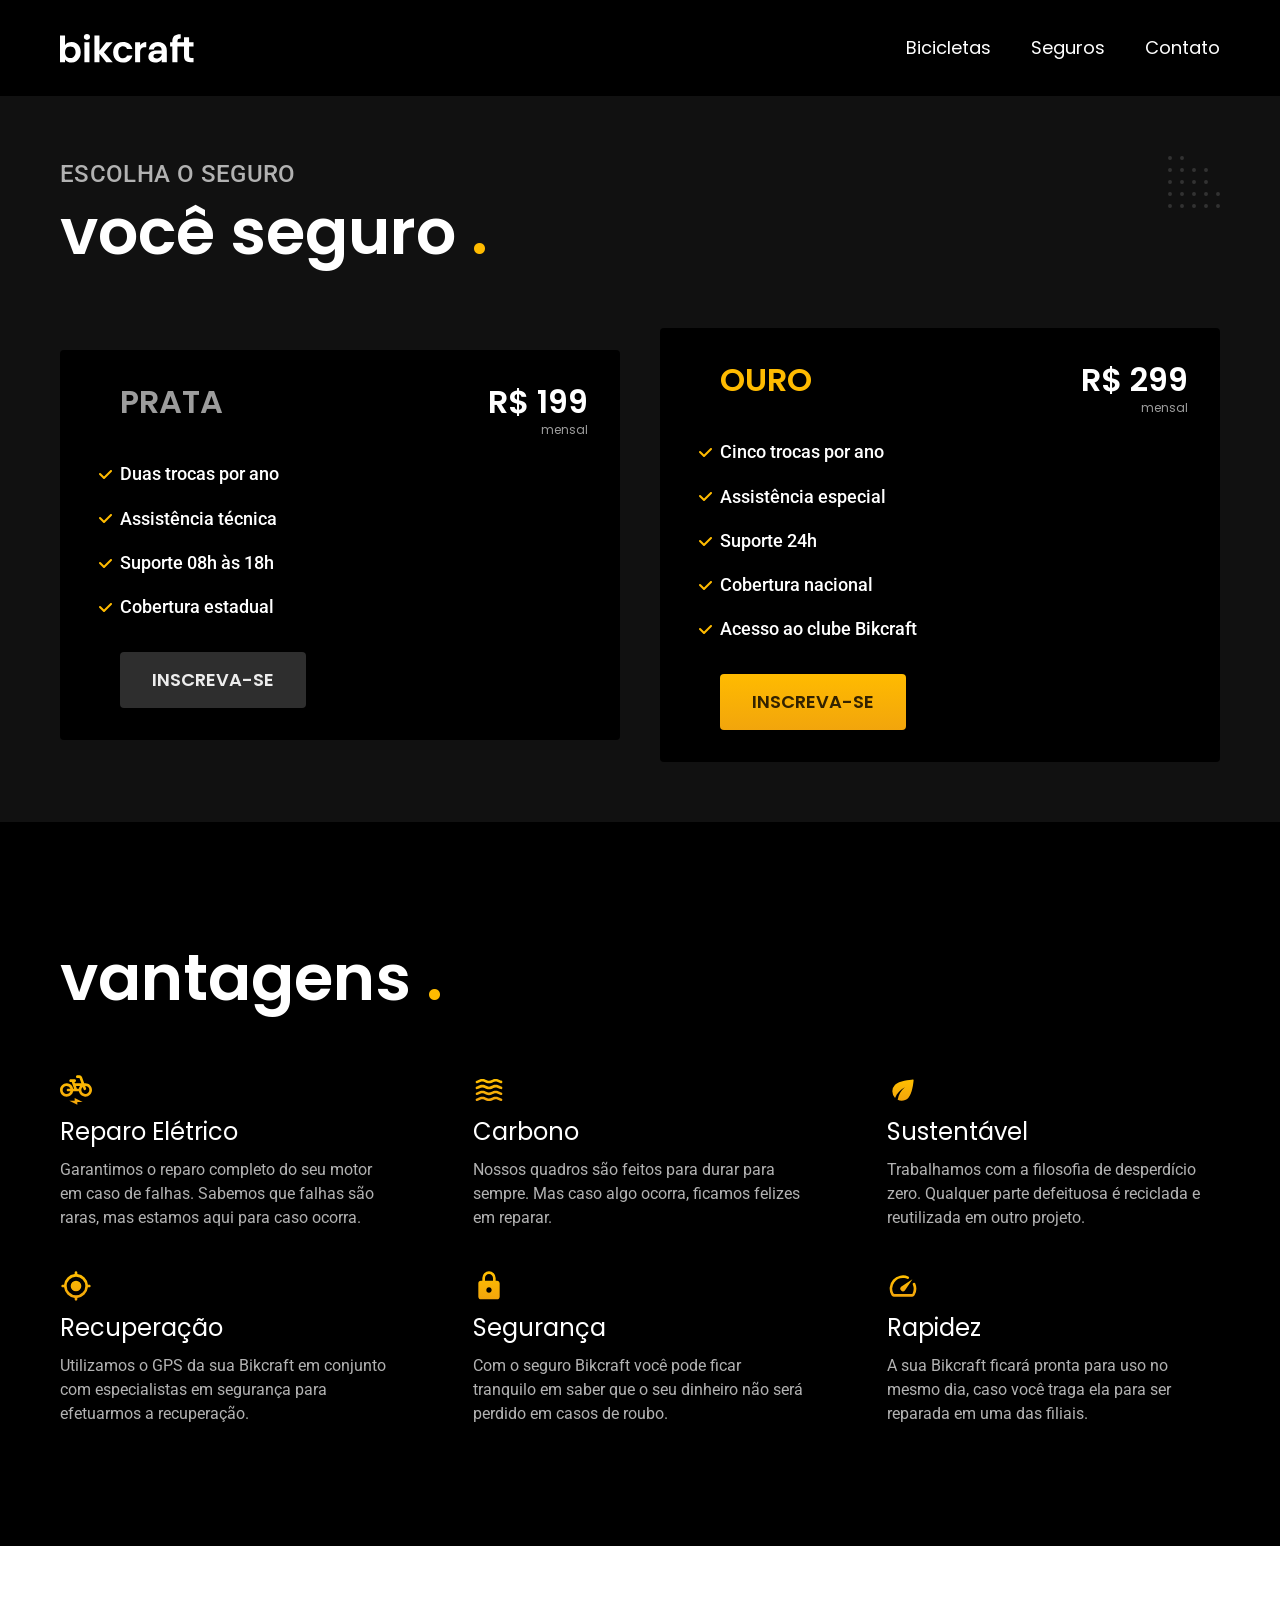
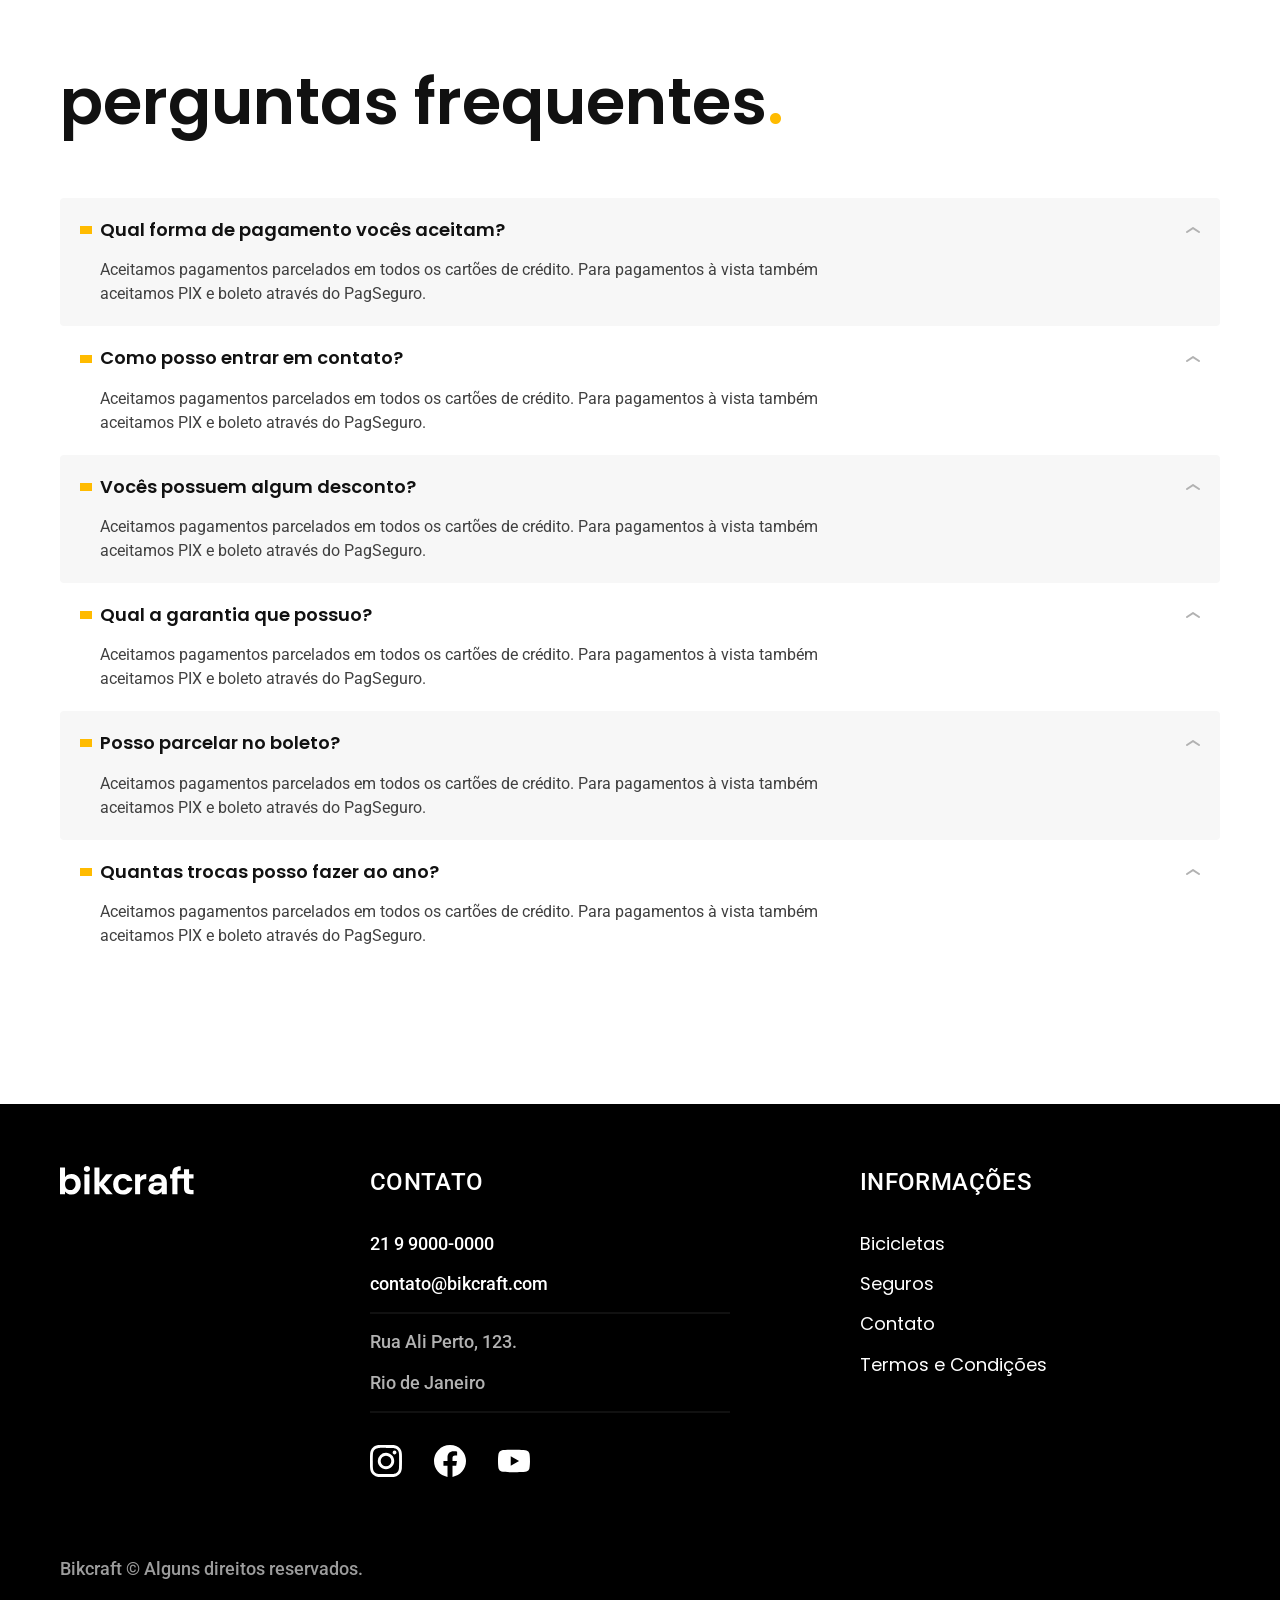
<file: seguros.html>
<!DOCTYPE html>
<html lang="pt-br">

<head>
  <meta charset="UTF-8">
  <meta name="viewport" content="width=device-width, initial-scale=1.0">
  <title>Seguros | Bikcraft</title>
  <meta name="description" content="Conheça os seguros da Bikcraft.">
  <link rel="preload" href="./css/style.css" as="style">
  <link rel="preload" href="./css/style.css" as="style">
  <link rel="stylesheet" href="./css/style.css">
  <link rel="preconnect" href="https://fonts.googleapis.com">
  <link rel="preconnect" href="https://fonts.gstatic.com" crossorigin>
  <link href="https://fonts.googleapis.com/css2?family=Merriweather:ital,opsz,wght@0,18..144,300..900;1,18..144,300..900&family=Poppins:ital,wght@0,100;0,200;0,300;0,400;0,500;0,600;0,700;0,800;0,900;1,100;1,200;1,300;1,400;1,500;1,600;1,700;1,800;1,900&family=Roboto:ital,wght@0,100..900;1,100..900&display=swap" rel="stylesheet">
</head>

<body id="seguros">
  <header class="header-bg">
    <div class="header container">
      <a href="./"><img src="./img/bikcraft.svg" alt="Bikcraft"></a>
      <nav aria-label="primária">
        <ul class="header-menu font-1-m cor-0">
          <li><a href="./bicicletas.html">Bicicletas</a></li>
          <li><a href="./seguros.html">Seguros</a></li>
          <li><a href="./contato.html">Contato</a></li>
        </ul>
      </nav>
    </div>
  </header>
  <main class="seguros-bg">
    <div class="titulo-bg">
      <div class="titulo container">
        <p class="font-2-l-b cor-5">Escolha o seguro</p>
        <h1 class="font-1-xxl cor-0">você seguro <span class="cor-p1">.</span></h1>
      </div>
    </div>
    <div class="seguros container">
      <div class="seguros-item">
        <h3 class="font-1-xl cor-6">PRATA</h3><span class="font-1-xl cor-0">R$ 199<span class="font-1-xs cor-6">mensal</span></span>
        <ul class="font-2-m cor-0">
          <li>Duas trocas por ano</li>
          <li>Assistência técnica</li>
          <li>Suporte 08h às 18h</li>
          <li>Cobertura estadual</li>
        </ul><a class="botao secundario" href="./orcamento.html">Inscreva-se</a>
      </div>
      <div class="seguros-item">
        <h3 class="font-1-xl cor-p1">OURO</h3><span class="font-1-xl cor-0">R$ 299<span class="font-1-xs cor-6">mensal</span></span>
        <ul class="font-2-m cor-0">
          <li>Cinco trocas por ano</li>
          <li>Assistência especial</li>
          <li>Suporte 24h</li>
          <li>Cobertura nacional</li>
          <li>Acesso ao clube Bikcraft</li>
        </ul><a class="botao" href="./orcamento.html">Inscreva-se</a>
      </div>
    </div>
  </main>
  <article class="vantagens-bg">
    <div class="vantagens container">
      <h2 class="font-1-xxl cor-0">vantagens <span class="cor-p1">.</span></h2>
      <ul>
        <li><img src="./img/icones/eletrica.svg" alt="">
          <h3 class="font-1-l cor-0">Reparo Elétrico</h3>
          <p class="font-2-s cor-5">Garantimos o reparo completo do seu motor em caso de falhas. Sabemos que falhas são raras, mas estamos aqui para caso ocorra.</p>
        </li>
        <li><img src="./img/icones/carbono.svg" alt="">
          <h3 class="font-1-l cor-0">Carbono</h3>
          <p class="font-2-s cor-5">Nossos quadros são feitos para durar para sempre. Mas caso algo ocorra, ficamos felizes em reparar.</p>
        </li>
        <li><img src="./img/icones/sustentavel.svg" alt="">
          <h3 class="font-1-l cor-0">Sustentável</h3>
          <p class="font-2-s cor-5">Trabalhamos com a filosofia de desperdício zero. Qualquer parte defeituosa é reciclada e reutilizada em outro projeto.</p>
        </li>
        <li><img src="./img/icones/rastreador.svg" alt="">
          <h3 class="font-1-l cor-0">Recuperação</h3>
          <p class="font-2-s cor-5">Utilizamos o GPS da sua Bikcraft em conjunto com especialistas em segurança para efetuarmos a recuperação.</p>
        </li>
        <li><img src="./img/icones/seguro.svg" alt="">
          <h3 class="font-1-l cor-0">Segurança</h3>
          <p class="font-2-s cor-5">Com o seguro Bikcraft você pode ficar tranquilo em saber que o seu dinheiro não será perdido em casos de roubo.</p>
        </li>
        <li><img src="./img/icones/velocidade.svg" alt="">
          <h3 class="font-1-l cor-0">Rapidez</h3>
          <p class="font-2-s cor-5">A sua Bikcraft ficará pronta para uso no mesmo dia, caso você traga ela para ser reparada em uma das filiais.</p>
        </li>
      </ul>
    </div>
  </article>
  <article class="perguntas container">
    <h2 class="font-1-xxl">perguntas frequentes<span class="cor-p1">.</span></h2>
    <dl>
      <div>
        <dt class="font-1-m-b">Qual forma de pagamento vocês aceitam?</dt>
        <dd class="font-2-s cor-9">Aceitamos pagamentos parcelados em todos os cartões de crédito. Para pagamentos à vista também aceitamos PIX e boleto através do PagSeguro.</dd>
      </div>
      <div>
        <dt class="font-1-m-b">Como posso entrar em contato?</dt>
        <dd class="font-2-s cor-9">Aceitamos pagamentos parcelados em todos os cartões de crédito. Para pagamentos à vista também aceitamos PIX e boleto através do PagSeguro.</dd>
      </div>
      <div>
        <dt class="font-1-m-b">Vocês possuem algum desconto?</dt>
        <dd class="font-2-s cor-9">Aceitamos pagamentos parcelados em todos os cartões de crédito. Para pagamentos à vista também aceitamos PIX e boleto através do PagSeguro.</dd>
      </div>
      <div>
        <dt class="font-1-m-b">Qual a garantia que possuo?</dt>
        <dd class="font-2-s cor-9">Aceitamos pagamentos parcelados em todos os cartões de crédito. Para pagamentos à vista também aceitamos PIX e boleto através do PagSeguro.</dd>
      </div>
      <div>
        <dt class="font-1-m-b">Posso parcelar no boleto?</dt>
        <dd class="font-2-s cor-9">Aceitamos pagamentos parcelados em todos os cartões de crédito. Para pagamentos à vista também aceitamos PIX e boleto através do PagSeguro.</dd>
      </div>
      <div>
        <dt class="font-1-m-b">Quantas trocas posso fazer ao ano?</dt>
        <dd class="font-2-s cor-9">Aceitamos pagamentos parcelados em todos os cartões de crédito. Para pagamentos à vista também aceitamos PIX e boleto através do PagSeguro.</dd>
      </div>
    </dl>
  </article>
  <footer class="footer-bg">
    <div class="footer container">
      <img src="./img/bikcraft.svg" alt="Bikcraft">
      <div class="footer-contato">
        <h3 class="font-2-l-b cor-0">Contato</h3>
        <ul class="font-2-m cor-5">
          <li><a href="tel:+5521999888800">21 9 9000-0000</a></li>
          <li><a href="mailto:contato@bikcraft.com">contato@bikcraft.com</a></li>
          <li>Rua Ali Perto, 123.</li>
          <li>Rio de Janeiro</li>
        </ul>
        <div class="footer-redes">
          <a href="./"><img src="./img/redes/instagram.svg" alt="Instagram"></a>
          <a href="./"><img src="./img/redes/facebook.svg" alt="Facebook"></a>
          <a href="./"><img src="./img/redes/youtube.svg" alt="Youtube"></a>
        </div>
      </div>
      <div class="footer-informacoes">
        <h3 class="font-2-l-b cor-0">Informações</h3>
        <nav aria-label="informações">
          <ul class="font-1-m cor-5">
            <li><a href="./bicicletas.html">Bicicletas</a></li>
            <li><a href="./seguros.html">Seguros</a></li>
            <li><a href="./contato.html">Contato</a></li>
            <li><a href="./termos.html">Termos e Condições</a></li>
          </ul>
        </nav>
      </div>
      <p class="footer-copy font-2-m cor-6">Bikcraft © Alguns direitos reservados.</p>
    </div>
  </footer>
</body>

</html>
</file>
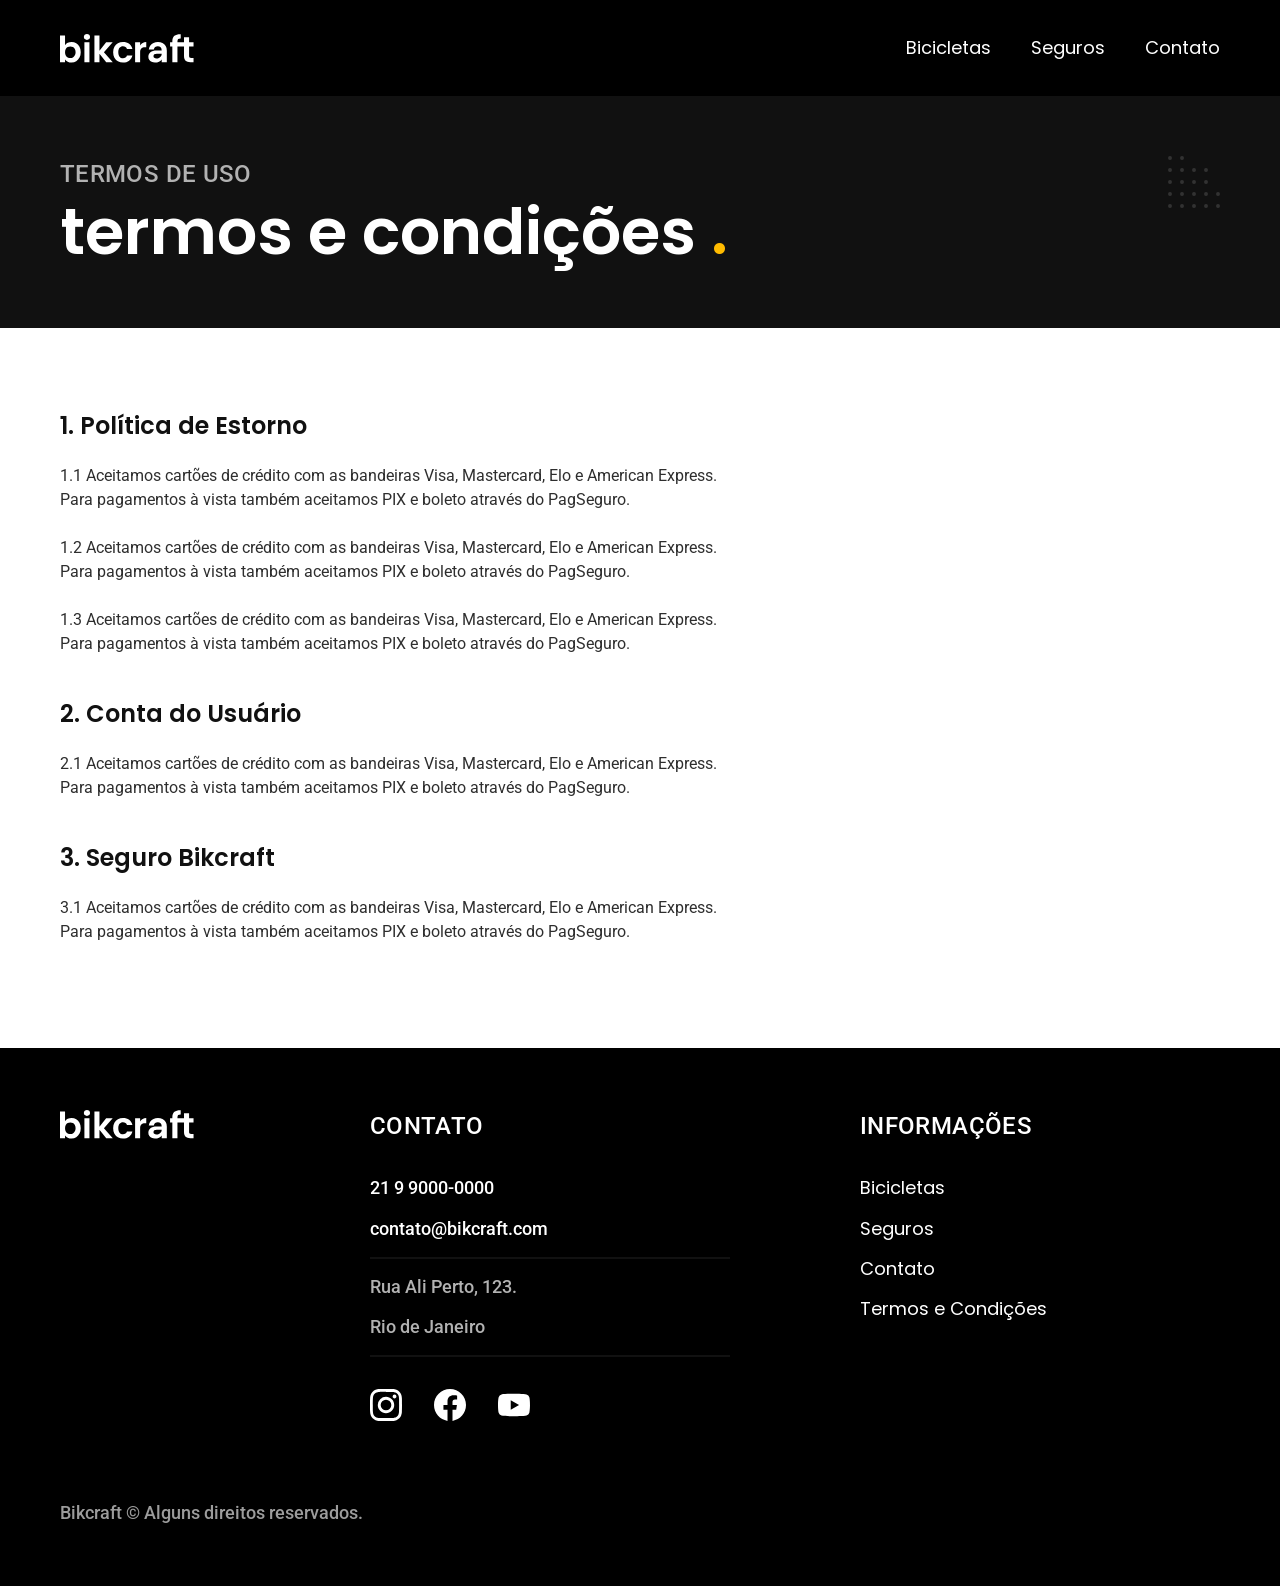
<file: termos.html>
<!DOCTYPE html>
<html lang="pt-br">

<head>
  <meta charset="UTF-8">
  <meta name="viewport" content="width=device-width, initial-scale=1.0">
  <title>Termos e Condições | Bikcraft</title>
  <meta name="description" content="Termos e Condições.">
  <link rel="preload" href="./css/style.css" as="style">
  <link rel="preload" href="./css/style.css" as="style">
  <link rel="stylesheet" href="./css/style.css">
  <link rel="preconnect" href="https://fonts.googleapis.com">
  <link rel="preconnect" href="https://fonts.gstatic.com" crossorigin>
  <link href="https://fonts.googleapis.com/css2?family=Merriweather:ital,opsz,wght@0,18..144,300..900;1,18..144,300..900&family=Poppins:ital,wght@0,100;0,200;0,300;0,400;0,500;0,600;0,700;0,800;0,900;1,100;1,200;1,300;1,400;1,500;1,600;1,700;1,800;1,900&family=Roboto:ital,wght@0,100..900;1,100..900&display=swap" rel="stylesheet">
</head>

<body id="termos">
  <header class="header-bg">
    <div class="header container">
      <a href="./"><img src="./img/bikcraft.svg" alt="Bikcraft"></a>
      <nav aria-label="primária">
        <ul class="header-menu font-1-m cor-0">
          <li><a href="./bicicletas.html">Bicicletas</a></li>
          <li><a href="./seguros.html">Seguros</a></li>
          <li><a href="./contato.html">Contato</a></li>
        </ul>
      </nav>
    </div>
  </header>
  <main>
    <div class="titulo-bg">
      <div class="titulo container">
        <p class="font-2-l-b cor-5">Termos de uso</p>
        <h1 class="font-1-xxl cor-0">termos e condições <span class="cor-p1">.</span></h1>
      </div>
    </div>
    <div class="termos font-2-s cor-10 container">
      <h2 class="font-1-l cor-11">1. Política de Estorno</h2>
      <p>1.1 Aceitamos cartões de crédito com as bandeiras Visa, Mastercard, Elo e American Express. Para pagamentos à vista também aceitamos PIX e boleto através do PagSeguro.</p>
      <p>1.2 Aceitamos cartões de crédito com as bandeiras Visa, Mastercard, Elo e American Express. Para pagamentos à vista também aceitamos PIX e boleto através do PagSeguro.</p>
      <p>1.3 Aceitamos cartões de crédito com as bandeiras Visa, Mastercard, Elo e American Express. Para pagamentos à vista também aceitamos PIX e boleto através do PagSeguro.</p>
      <h2 class="font-1-l cor-11">2. Conta do Usuário</h2>
      <p>2.1 Aceitamos cartões de crédito com as bandeiras Visa, Mastercard, Elo e American Express. Para pagamentos à vista também aceitamos PIX e boleto através do PagSeguro.</p>
      <h2 class="font-1-l cor-11">3. Seguro Bikcraft</h2>
      <p>3.1 Aceitamos cartões de crédito com as bandeiras Visa, Mastercard, Elo e American Express. Para pagamentos à vista também aceitamos PIX e boleto através do PagSeguro.</p>
    </div>
  </main>
  <footer class="footer-bg">
    <div class="footer container">
      <img src="./img/bikcraft.svg" alt="Bikcraft">
      <div class="footer-contato">
        <h3 class="font-2-l-b cor-0">Contato</h3>
        <ul class="font-2-m cor-5">
          <li><a href="tel:+5521990000000">21 9 9000-0000</a></li>
          <li><a href="mailto:contato@bikcraft.com">contato@bikcraft.com</a></li>
          <li>Rua Ali Perto, 123.</li>
          <li>Rio de Janeiro</li>
        </ul>
        <div class="footer-redes">
          <a href="./"><img src="./img/redes/instagram.svg" alt="Instagram"></a>
          <a href="./"><img src="./img/redes/facebook.svg" alt="Facebook"></a>
          <a href="./"><img src="./img/redes/youtube.svg" alt="Youtube"></a>
        </div>
      </div>
      <div class="footer-informacoes">
        <h3 class="font-2-l-b cor-0">Informações</h3>
        <nav aria-label="informações">
          <ul class="font-1-m cor-5">
            <li><a href="./bicicletas.html">Bicicletas</a></li>
            <li><a href="./seguros.html">Seguros</a></li>
            <li><a href="./contato.html">Contato</a></li>
            <li><a href="./termos.html">Termos e Condições</a></li>
          </ul>
        </nav>
      </div>
      <p class="footer-copy font-2-m cor-6">Bikcraft © Alguns direitos reservados.</p>
    </div>
  </footer>
</body>

</html>
</file>
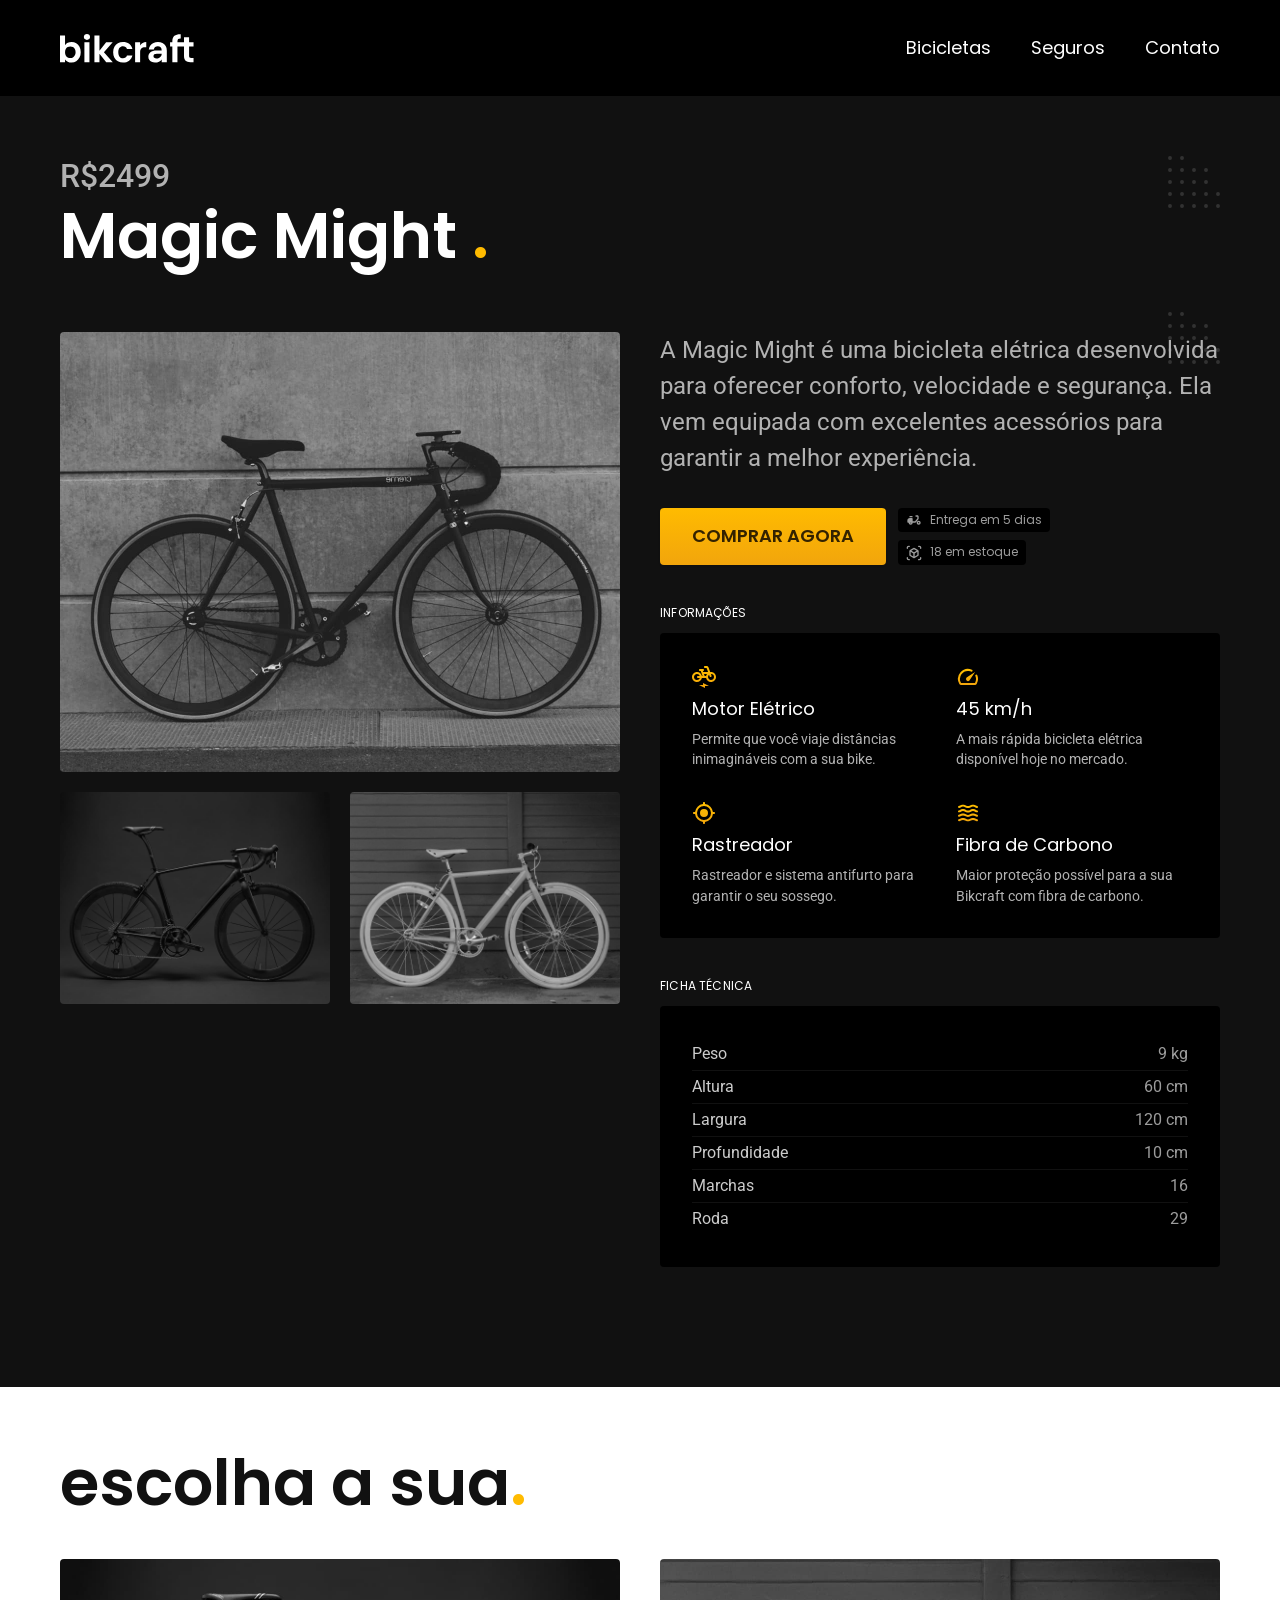
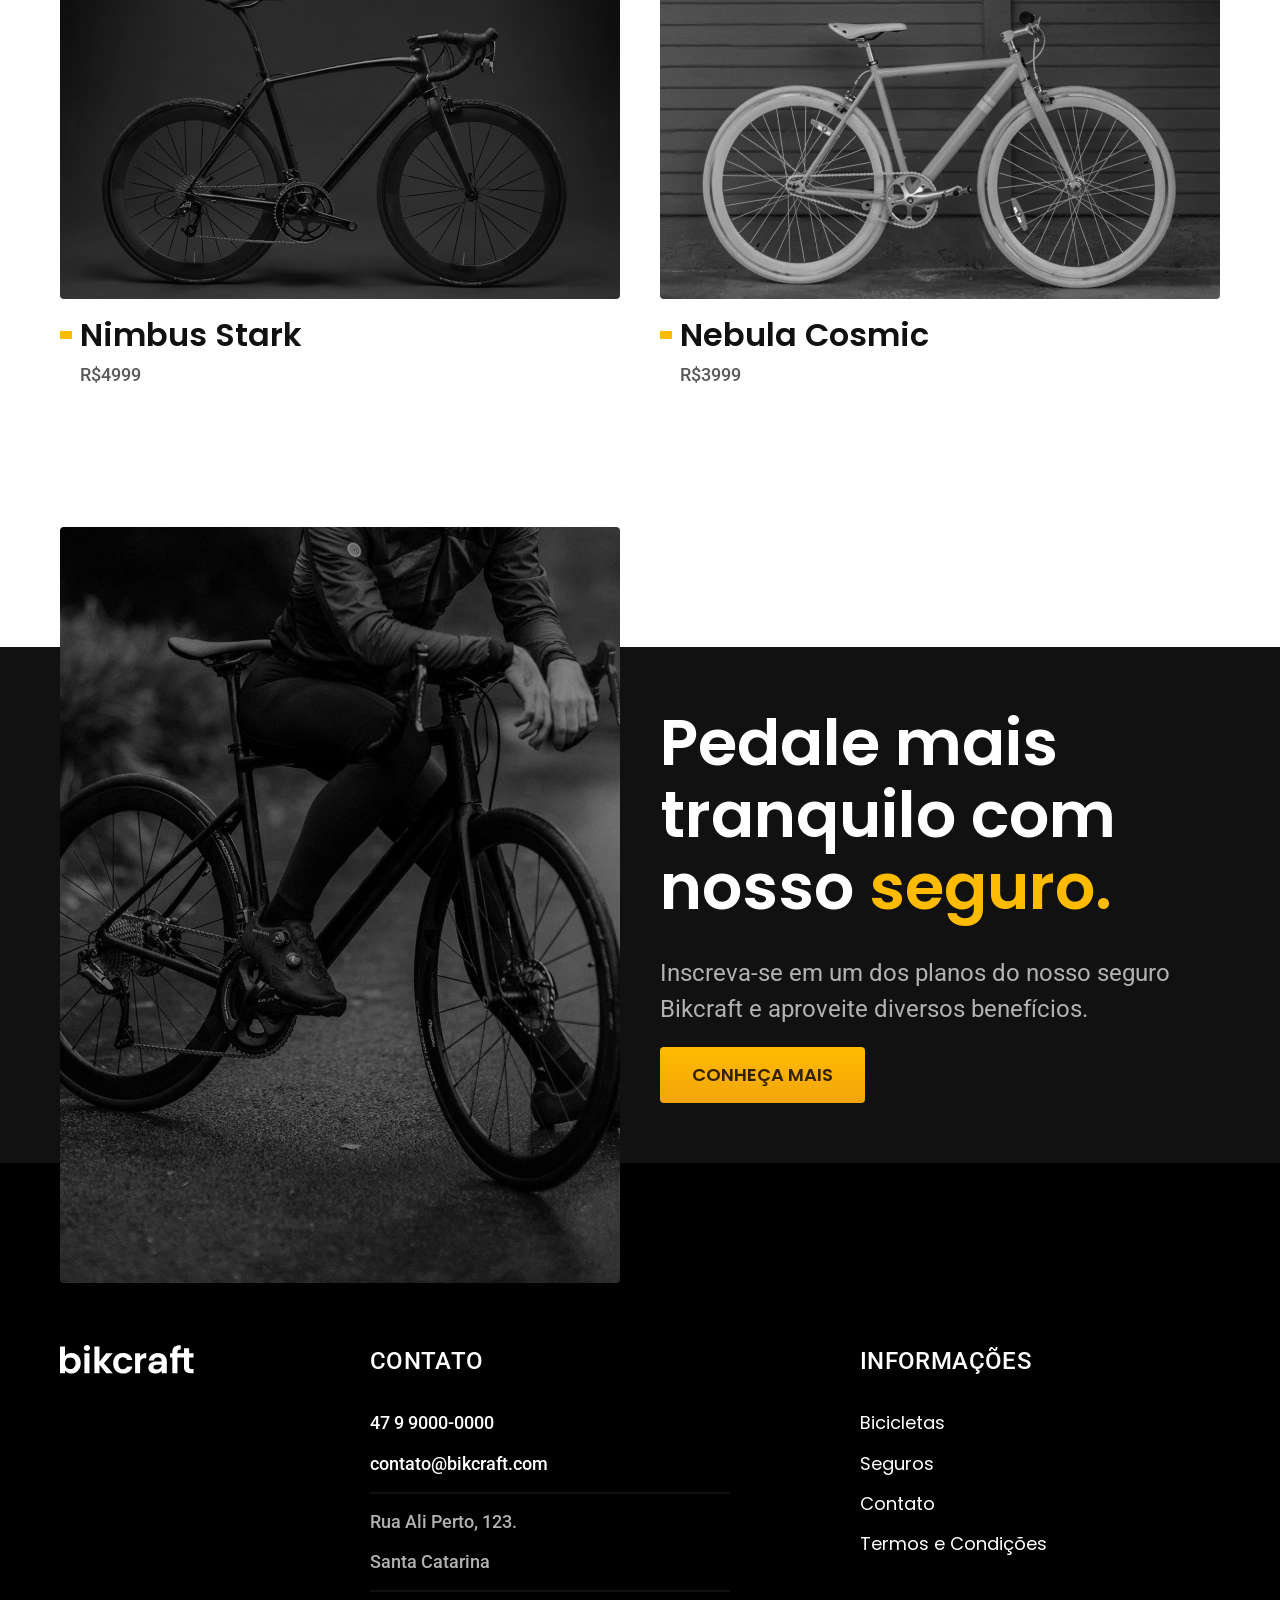
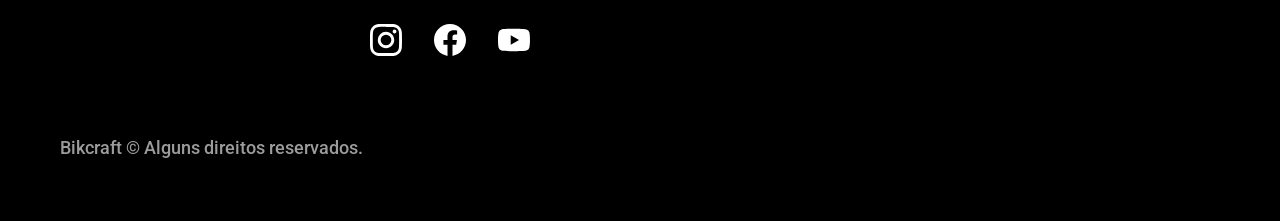
<file: bicicletas/magic.html>
<!DOCTYPE html>
<html lang="pt-br">
<head>
  <meta charset="UTF-8">
  <meta name="viewport" content="width=device-width, initial-scale=1.0">
  <title>Magic Might | Bikcraft</title>
  <meta name="description" content="Magic Might.">
  <link rel="stylesheet" href="../css/style.css">
  <link rel="preconnect" href="https://fonts.googleapis.com">
  <link rel="preconnect" href="https://fonts.gstatic.com" crossorigin>
  <link href="https://fonts.googleapis.com/css2?family=Merriweather:ital,opsz,wght@0,18..144,300..900;1,18..144,300..900&family=Poppins:ital,wght@0,100;0,200;0,300;0,400;0,500;0,600;0,700;0,800;0,900;1,100;1,200;1,300;1,400;1,500;1,600;1,700;1,800;1,900&family=Roboto:ital,wght@0,100..900;1,100..900&display=swap" rel="stylesheet">
</head>
<body id="bicicleta">
<header class="header-bg">
  <div class="header container">
    <a href="../"><img src="../img/bikcraft.svg" alt="Bikcraft"></a>
    <nav aria-label="primária">
      <ul class="header-menu font-1-m cor-0">
        <li><a href="../bicicletas.html">Bicicletas</a></li>
        <li><a href="../seguros.html">Seguros</a></li>
        <li><a href="../contato.html">Contato</a></li>
      </ul>
    </nav>
  </div>
</header>
<main class="titulo-bg">
  <div><div class="titulo container"><p class="font-2-xl cor-5">R$2499</p><h1 class="font-1-xxl cor-0">Magic Might <span class="cor-p1">.</span></h1></div></div>
  <div class="bicicleta container">
    <div class="bicicleta-imagens"><img src="../img/bicicleta/nimbus2.jpg" alt="Imagem ilustrativa da bicicleta Magic Might">
<img src="../img/bicicleta/nimbus1.jpg" alt="Imagem ilustrativa da bicicleta Magic Might">
<img src="../img/bicicleta/nimbus3.jpg" alt="Imagem ilustrativa da bicicleta Magic Might"></div>
    <div class="bicicleta-conteudo">
      <p class="font-2-l cor-5">A Magic Might é uma bicicleta elétrica desenvolvida para oferecer conforto, velocidade e segurança. Ela vem equipada com excelentes acessórios para garantir a melhor experiência.</p>
      <div class="bicicleta-comprar">
        <a class="botao" href="../orcamento.html">Comprar Agora</a>
        <span class="font-1-xs cor-6"><img src="../img/icones/entrega.svg" alt="">Entrega em 5 dias</span>
        <span class="font-1-xs cor-6"><img src="../img/icones/estoque.svg" alt="">18 em estoque</span>
      </div>
      <h2 class="font-1-xs cor-0">Informações</h2>
      <ul class="bicicleta-informacoes"><li><img src="../img/icones/eletrica.svg" alt=""><h3 class="font-1-m cor-0">Motor Elétrico</h3><p class="font-2-xs cor-5">Permite que você viaje distâncias inimagináveis com a sua bike.</p></li>
<li><img src="../img/icones/velocidade.svg" alt=""><h3 class="font-1-m cor-0">45 km/h</h3><p class="font-2-xs cor-5">A mais rápida bicicleta elétrica disponível hoje no mercado.</p></li>
<li><img src="../img/icones/rastreador.svg" alt=""><h3 class="font-1-m cor-0">Rastreador</h3><p class="font-2-xs cor-5">Rastreador e sistema antifurto para garantir o seu sossego.</p></li>
<li><img src="../img/icones/carbono.svg" alt=""><h3 class="font-1-m cor-0">Fibra de Carbono</h3><p class="font-2-xs cor-5">Maior proteção possível para a sua Bikcraft com fibra de carbono.</p></li></ul>
      <h2 class="font-1-xs cor-0">Ficha Técnica</h2>
      <ul class="bicicleta-ficha font-2-s cor-4">
        <li>Peso<span>9 kg</span></li><li>Altura<span>60 cm</span></li>
        <li>Largura<span>120 cm</span></li><li>Profundidade<span>10 cm</span></li>
        <li>Marchas<span>16</span></li><li>Roda<span>29</span></li>
      </ul>
    </div>
  </div>
</main>
<article class="bicicleta-lista container"><h2 class="font-1-xxl">escolha a sua<span class="cor-p1">.</span></h2><ul><li><a href="./nimbus.html"><img src="../img/bicicletas/nimbus.jpg" alt="Bicicleta Nimbus Stark"><h3 class="font-1-xl">Nimbus Stark</h3><span class="font-2-m cor-8">R$4999</span></a></li>
<li><a href="./nebula.html"><img src="../img/bicicletas/nebula.jpg" alt="Bicicleta Nebula Cosmic"><h3 class="font-1-xl">Nebula Cosmic</h3><span class="font-2-m cor-8">R$3999</span></a></li></ul></article>
<article class="seguro-bg">
  <div class="seguro container">
    <div class="seguro-imagem"><img src="../img/fotos/seguros.jpg" alt="Pessoa parada em cima de uma bicicleta"></div>
    <div class="seguro-conteudo">
      <h2 class="font-1-xxl cor-0">Pedale mais tranquilo com nosso <span class="cor-p1">seguro.</span></h2>
      <p class="font-2-l cor-5">Inscreva-se em um dos planos do nosso seguro Bikcraft e aproveite diversos benefícios.</p>
      <a class="botao" href="../seguros.html">Conheça Mais</a>
    </div>
  </div>
</article>
<footer class="footer-bg">
  <div class="footer container">
    <img src="../img/bikcraft.svg" alt="Bikcraft">
    <div class="footer-contato">
      <h3 class="font-2-l-b cor-0">Contato</h3>
      <ul class="font-2-m cor-5">
        <li><a href="tel:+5547990000000">47 9 9000-0000</a></li>
        <li><a href="mailto:contato@bikcraft.com">contato@bikcraft.com</a></li>
        <li>Rua Ali Perto, 123.</li>
        <li>Santa Catarina</li>
      </ul>
      <div class="footer-redes">
        <a href="../"><img src="../img/redes/instagram.svg" alt="Instagram"></a>
        <a href="../"><img src="../img/redes/facebook.svg" alt="Facebook"></a>
        <a href="../"><img src="../img/redes/youtube.svg" alt="Youtube"></a>
      </div>
    </div>
    <div class="footer-informacoes">
      <h3 class="font-2-l-b cor-0">Informações</h3>
      <nav aria-label="informações">
        <ul class="font-1-m cor-5">
          <li><a href="../bicicletas.html">Bicicletas</a></li>
          <li><a href="../seguros.html">Seguros</a></li>
          <li><a href="../contato.html">Contato</a></li>
          <li><a href="../termos.html">Termos e Condições</a></li>
        </ul>
      </nav>
    </div>
    <p class="footer-copy font-2-m cor-6">Bikcraft © Alguns direitos reservados.</p>
  </div>
</footer>
</body>
</html>
</file>
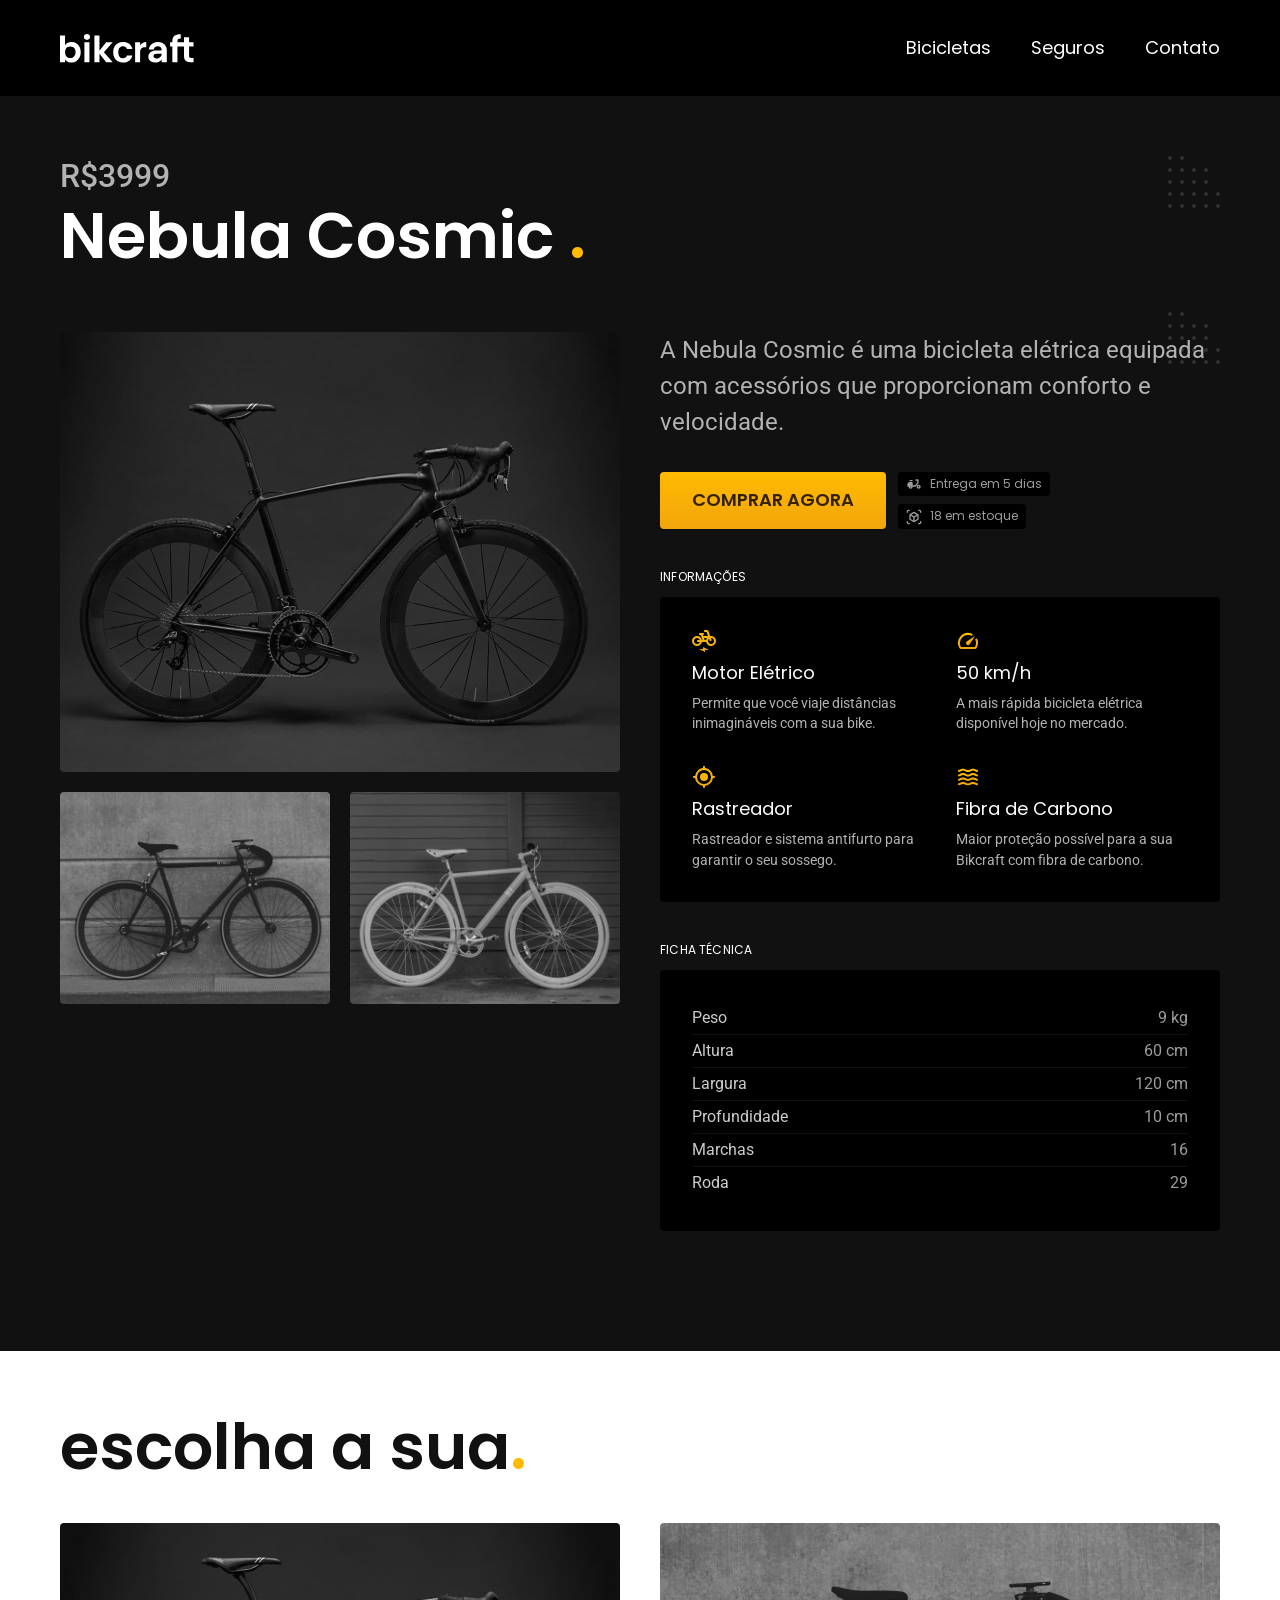
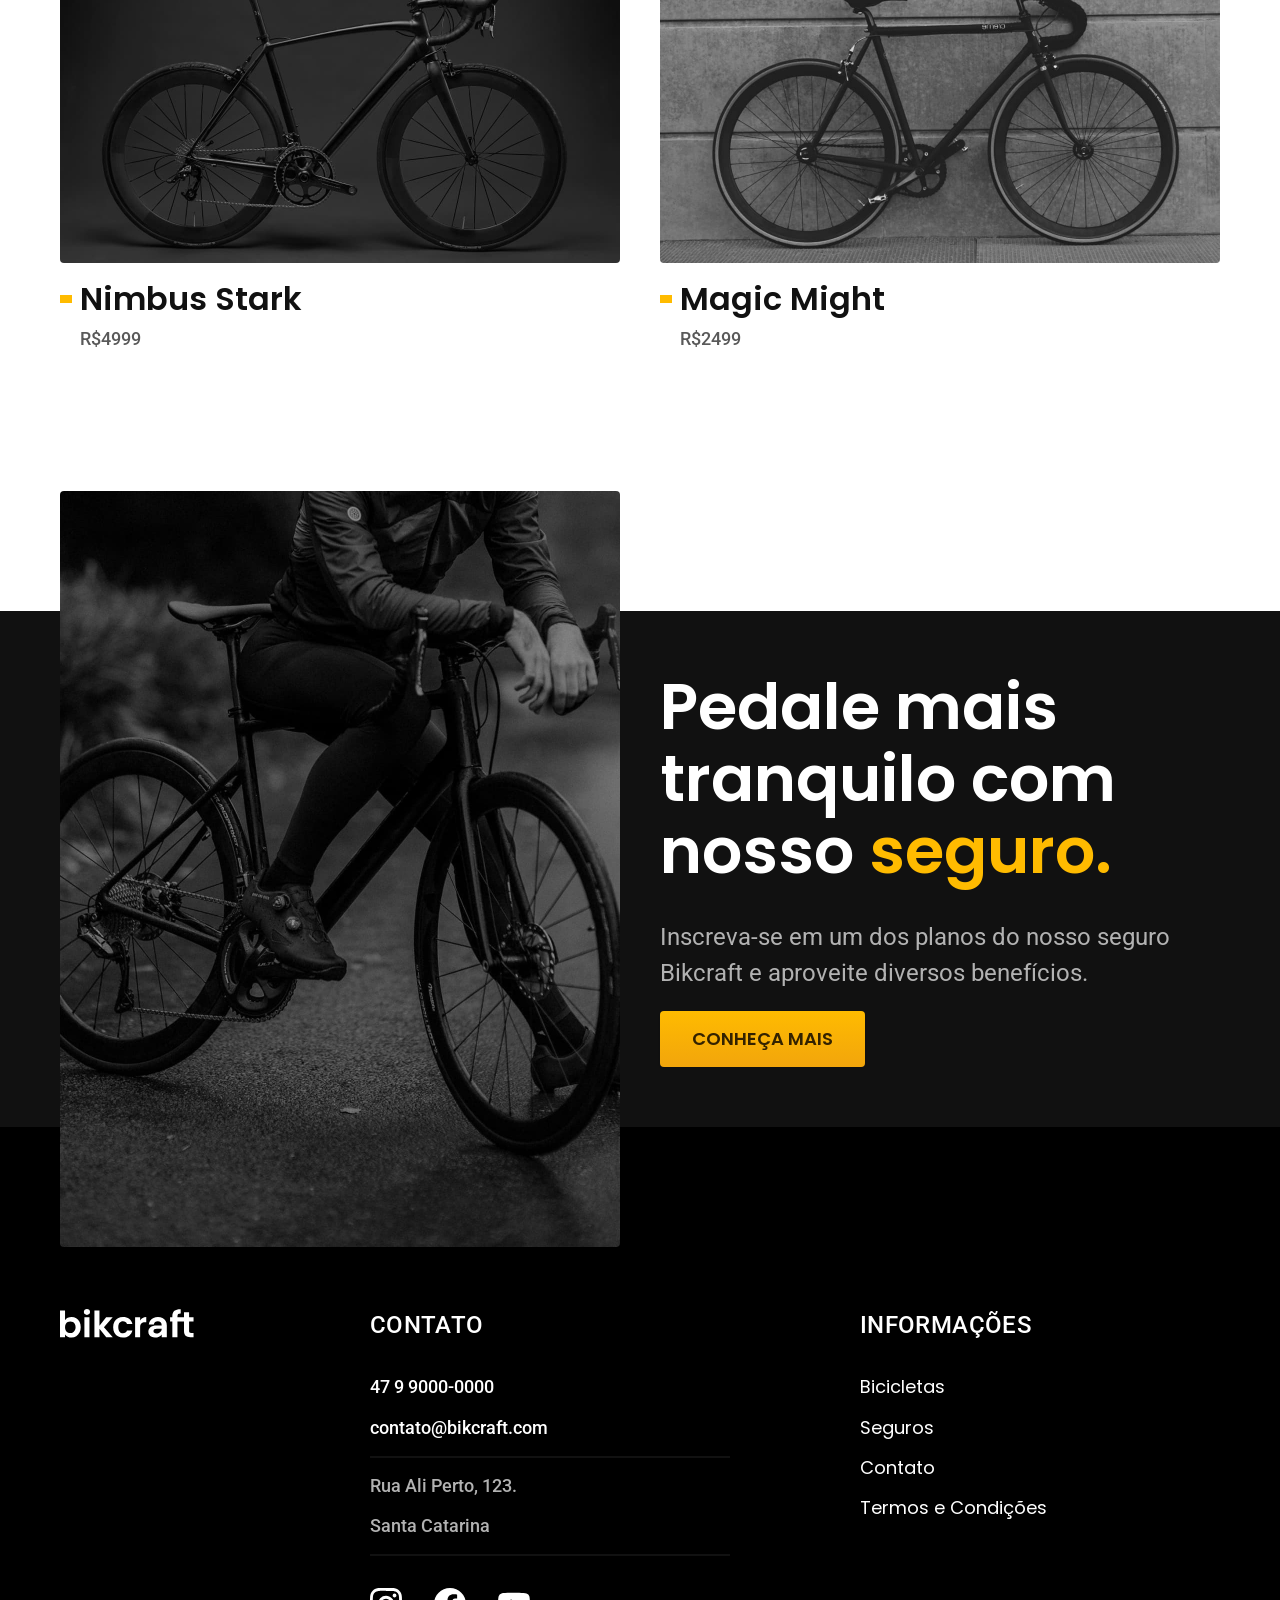
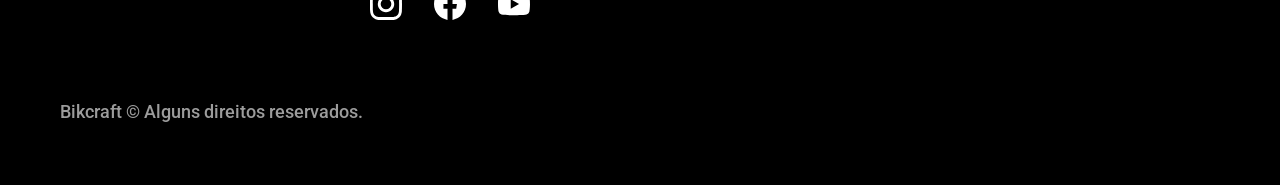
<file: bicicletas/nebula.html>
<!DOCTYPE html>
<html lang="pt-br">
<head>
  <meta charset="UTF-8">
  <meta name="viewport" content="width=device-width, initial-scale=1.0">
  <title>Nebula Cosmic | Bikcraft</title>
  <meta name="description" content="Nebula Cosmic.">
  <link rel="stylesheet" href="../css/style.css">
  <link rel="preconnect" href="https://fonts.googleapis.com">
  <link rel="preconnect" href="https://fonts.gstatic.com" crossorigin>
  <link href="https://fonts.googleapis.com/css2?family=Merriweather:ital,opsz,wght@0,18..144,300..900;1,18..144,300..900&family=Poppins:ital,wght@0,100;0,200;0,300;0,400;0,500;0,600;0,700;0,800;0,900;1,100;1,200;1,300;1,400;1,500;1,600;1,700;1,800;1,900&family=Roboto:ital,wght@0,100..900;1,100..900&display=swap" rel="stylesheet">
</head>
<body id="bicicleta">
<header class="header-bg">
  <div class="header container">
    <a href="../"><img src="../img/bikcraft.svg" alt="Bikcraft"></a>
    <nav aria-label="primária">
      <ul class="header-menu font-1-m cor-0">
        <li><a href="../bicicletas.html">Bicicletas</a></li>
        <li><a href="../seguros.html">Seguros</a></li>
        <li><a href="../contato.html">Contato</a></li>
      </ul>
    </nav>
  </div>
</header>
<main class="titulo-bg">
  <div><div class="titulo container"><p class="font-2-xl cor-5">R$3999</p><h1 class="font-1-xxl cor-0">Nebula Cosmic <span class="cor-p1">.</span></h1></div></div>
  <div class="bicicleta container">
    <div class="bicicleta-imagens"><img src="../img/bicicleta/nimbus1.jpg" alt="Imagem ilustrativa da bicicleta Nebula Cosmic">
<img src="../img/bicicleta/nimbus2.jpg" alt="Imagem ilustrativa da bicicleta Nebula Cosmic">
<img src="../img/bicicleta/nimbus3.jpg" alt="Imagem ilustrativa da bicicleta Nebula Cosmic"></div>
    <div class="bicicleta-conteudo">
      <p class="font-2-l cor-5">A Nebula Cosmic é uma bicicleta elétrica equipada com acessórios que proporcionam conforto e velocidade.</p>
      <div class="bicicleta-comprar">
        <a class="botao" href="../orcamento.html">Comprar Agora</a>
        <span class="font-1-xs cor-6"><img src="../img/icones/entrega.svg" alt="">Entrega em 5 dias</span>
        <span class="font-1-xs cor-6"><img src="../img/icones/estoque.svg" alt="">18 em estoque</span>
      </div>
      <h2 class="font-1-xs cor-0">Informações</h2>
      <ul class="bicicleta-informacoes"><li><img src="../img/icones/eletrica.svg" alt=""><h3 class="font-1-m cor-0">Motor Elétrico</h3><p class="font-2-xs cor-5">Permite que você viaje distâncias inimagináveis com a sua bike.</p></li>
<li><img src="../img/icones/velocidade.svg" alt=""><h3 class="font-1-m cor-0">50 km/h</h3><p class="font-2-xs cor-5">A mais rápida bicicleta elétrica disponível hoje no mercado.</p></li>
<li><img src="../img/icones/rastreador.svg" alt=""><h3 class="font-1-m cor-0">Rastreador</h3><p class="font-2-xs cor-5">Rastreador e sistema antifurto para garantir o seu sossego.</p></li>
<li><img src="../img/icones/carbono.svg" alt=""><h3 class="font-1-m cor-0">Fibra de Carbono</h3><p class="font-2-xs cor-5">Maior proteção possível para a sua Bikcraft com fibra de carbono.</p></li></ul>
      <h2 class="font-1-xs cor-0">Ficha Técnica</h2>
      <ul class="bicicleta-ficha font-2-s cor-4">
        <li>Peso<span>9 kg</span></li><li>Altura<span>60 cm</span></li>
        <li>Largura<span>120 cm</span></li><li>Profundidade<span>10 cm</span></li>
        <li>Marchas<span>16</span></li><li>Roda<span>29</span></li>
      </ul>
    </div>
  </div>
</main>
<article class="bicicleta-lista container"><h2 class="font-1-xxl">escolha a sua<span class="cor-p1">.</span></h2><ul><li><a href="./nimbus.html"><img src="../img/bicicletas/nimbus.jpg" alt="Bicicleta Nimbus Stark"><h3 class="font-1-xl">Nimbus Stark</h3><span class="font-2-m cor-8">R$4999</span></a></li>
<li><a href="./magic.html"><img src="../img/bicicletas/magic.jpg" alt="Bicicleta Magic Might"><h3 class="font-1-xl">Magic Might</h3><span class="font-2-m cor-8">R$2499</span></a></li></ul></article>
<article class="seguro-bg">
  <div class="seguro container">
    <div class="seguro-imagem"><img src="../img/fotos/seguros.jpg" alt="Pessoa parada em cima de uma bicicleta"></div>
    <div class="seguro-conteudo">
      <h2 class="font-1-xxl cor-0">Pedale mais tranquilo com nosso <span class="cor-p1">seguro.</span></h2>
      <p class="font-2-l cor-5">Inscreva-se em um dos planos do nosso seguro Bikcraft e aproveite diversos benefícios.</p>
      <a class="botao" href="../seguros.html">Conheça Mais</a>
    </div>
  </div>
</article>
<footer class="footer-bg">
  <div class="footer container">
    <img src="../img/bikcraft.svg" alt="Bikcraft">
    <div class="footer-contato">
      <h3 class="font-2-l-b cor-0">Contato</h3>
      <ul class="font-2-m cor-5">
        <li><a href="tel:+5547990000000">47 9 9000-0000</a></li>
        <li><a href="mailto:contato@bikcraft.com">contato@bikcraft.com</a></li>
        <li>Rua Ali Perto, 123.</li>
        <li>Santa Catarina</li>
      </ul>
      <div class="footer-redes">
        <a href="../"><img src="../img/redes/instagram.svg" alt="Instagram"></a>
        <a href="../"><img src="../img/redes/facebook.svg" alt="Facebook"></a>
        <a href="../"><img src="../img/redes/youtube.svg" alt="Youtube"></a>
      </div>
    </div>
    <div class="footer-informacoes">
      <h3 class="font-2-l-b cor-0">Informações</h3>
      <nav aria-label="informações">
        <ul class="font-1-m cor-5">
          <li><a href="../bicicletas.html">Bicicletas</a></li>
          <li><a href="../seguros.html">Seguros</a></li>
          <li><a href="../contato.html">Contato</a></li>
          <li><a href="../termos.html">Termos e Condições</a></li>
        </ul>
      </nav>
    </div>
    <p class="footer-copy font-2-m cor-6">Bikcraft © Alguns direitos reservados.</p>
  </div>
</footer>
</body>
</html>
</file>
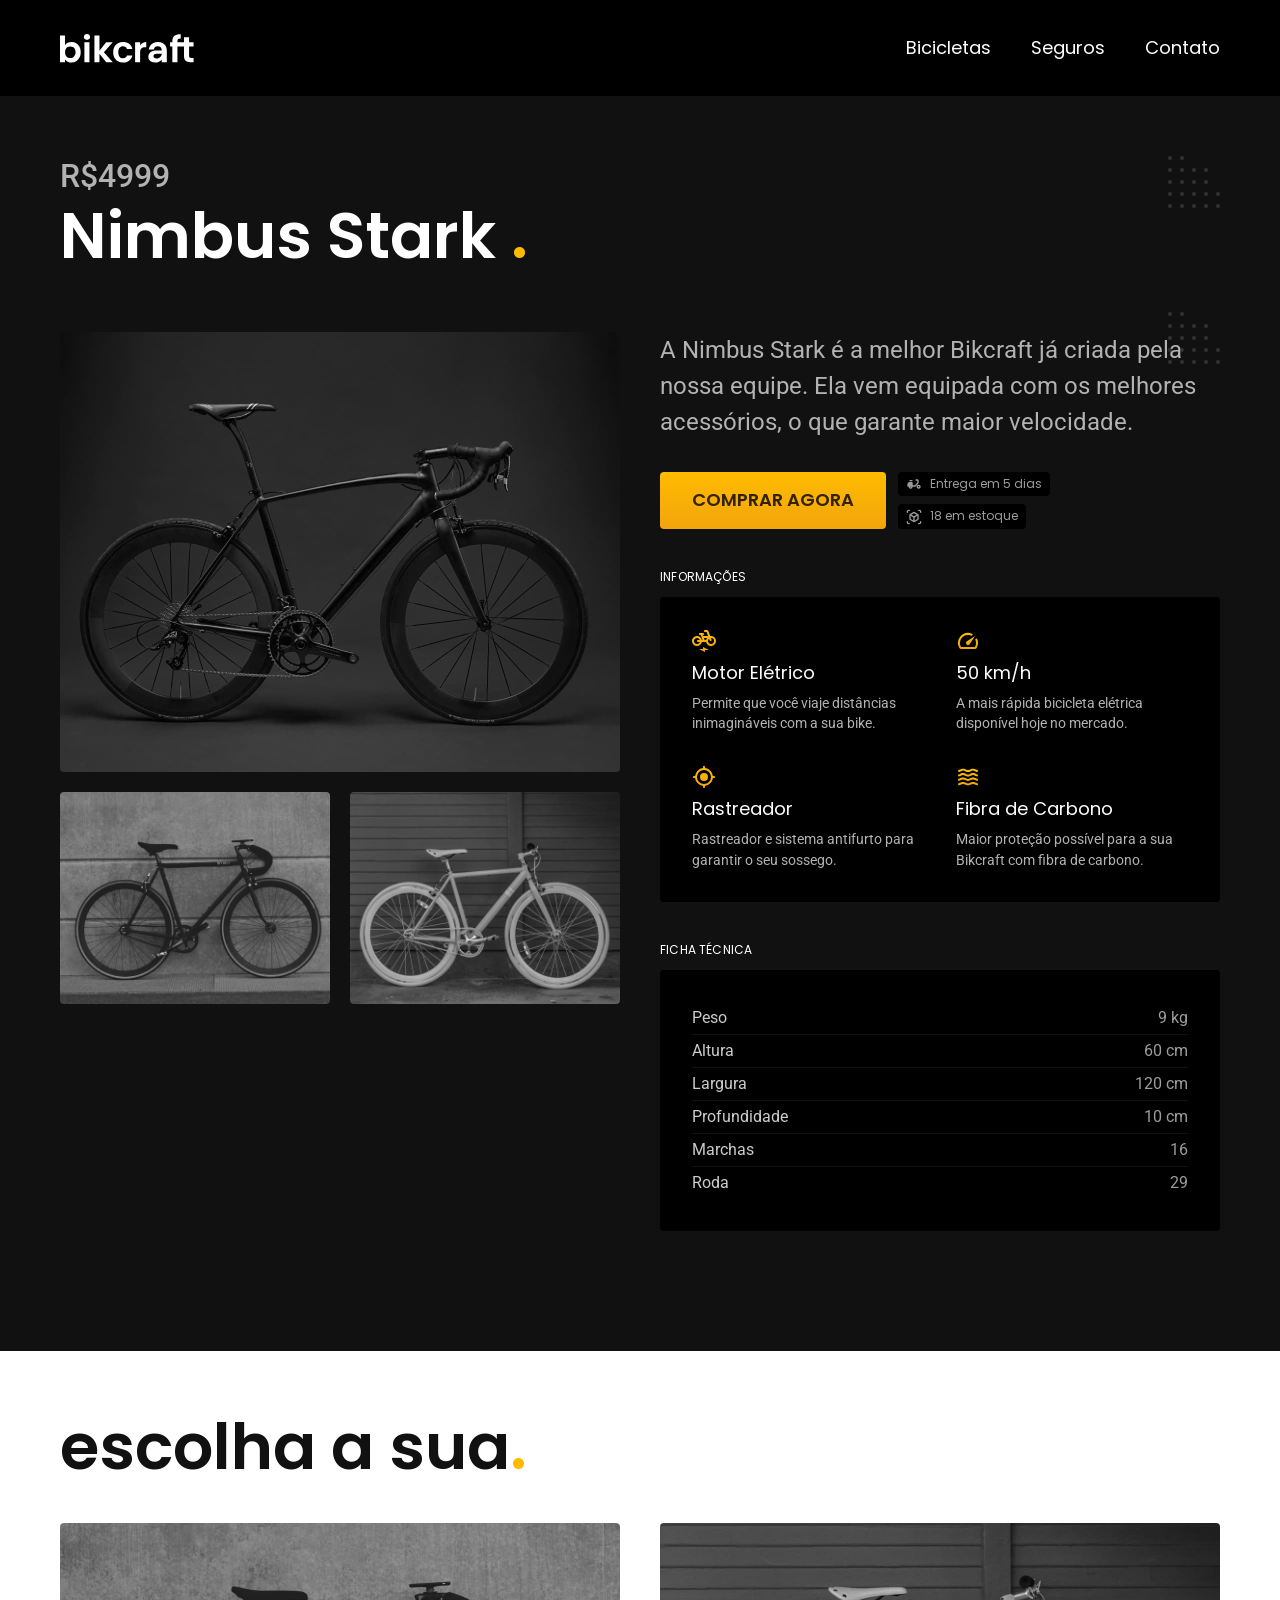
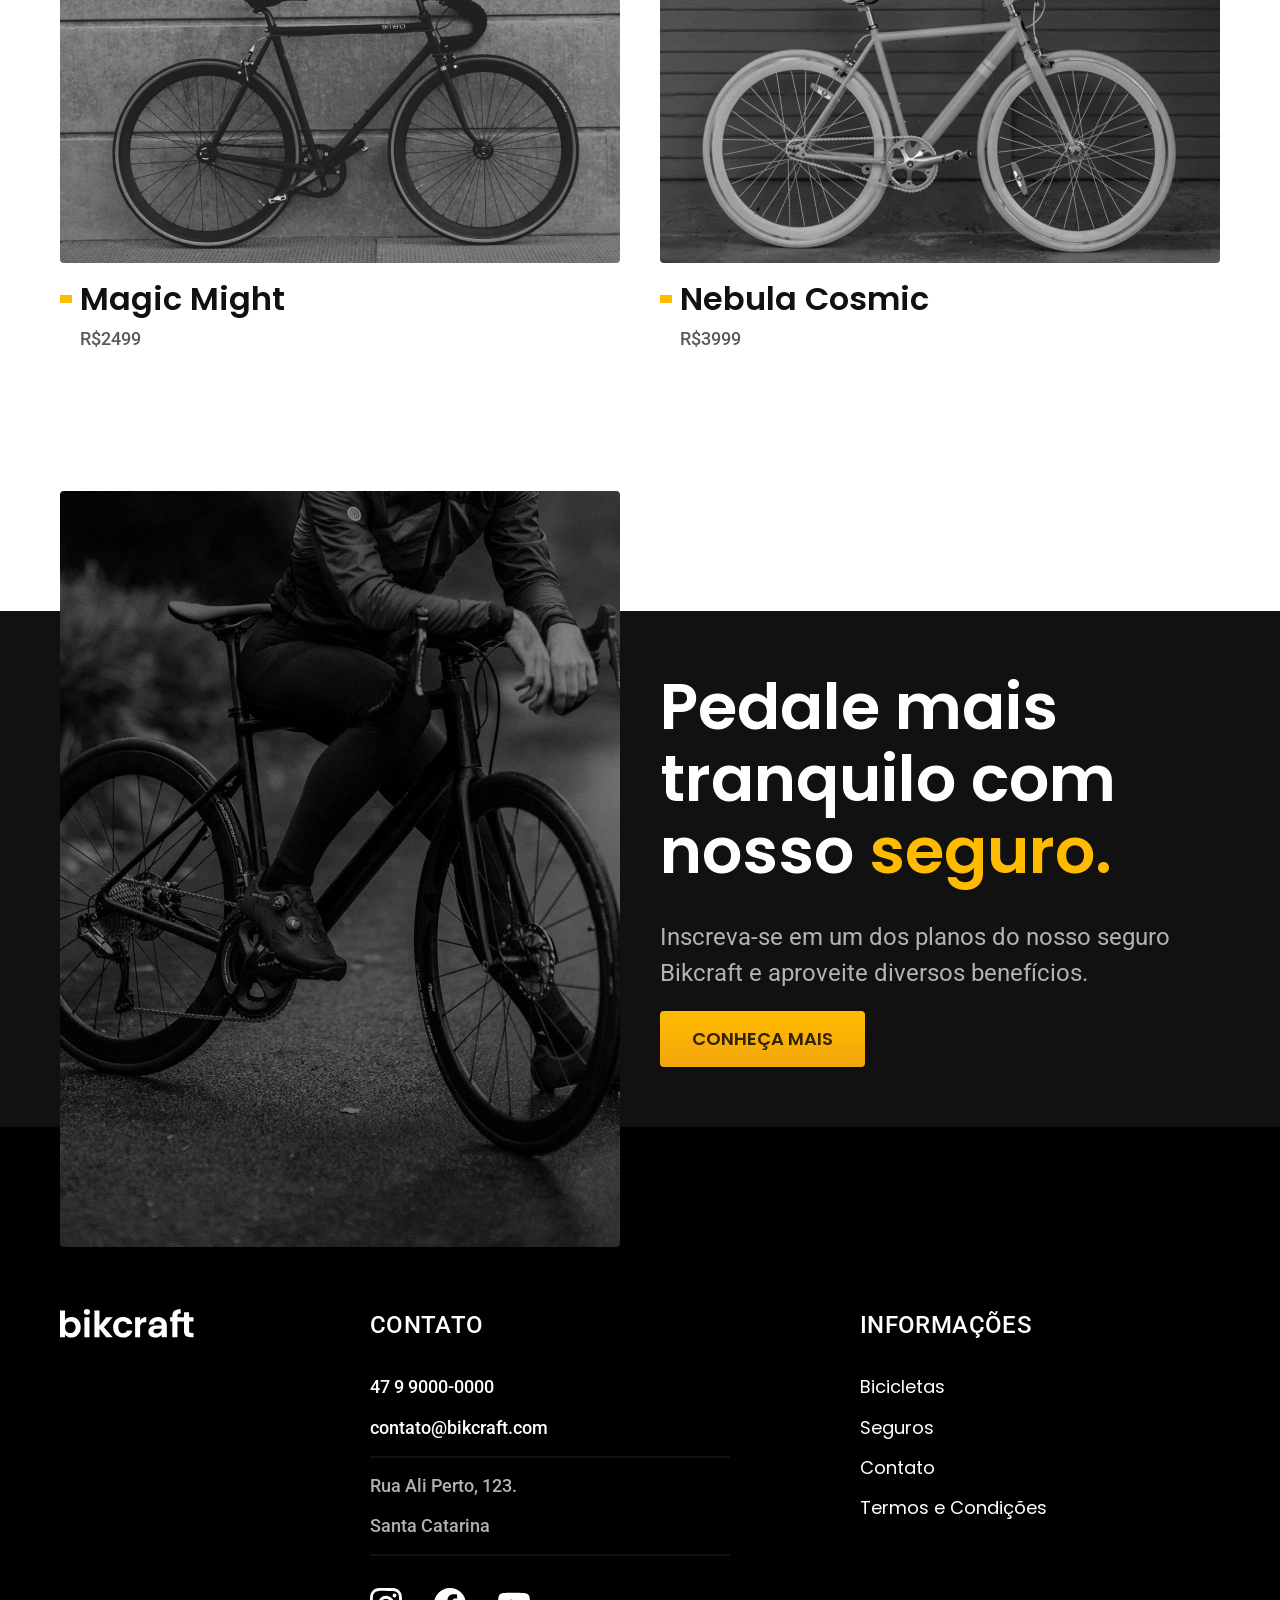
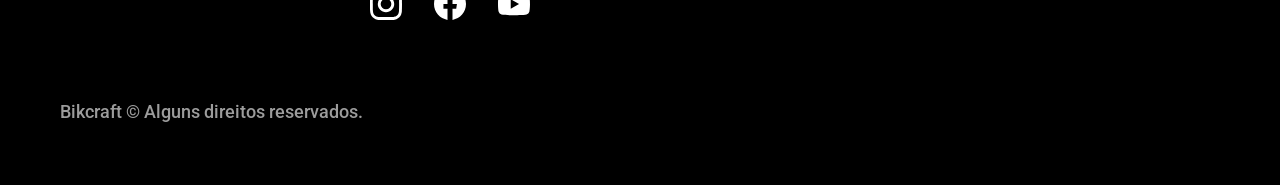
<file: bicicletas/nimbus.html>
<!DOCTYPE html>
<html lang="pt-br">
<head>
  <meta charset="UTF-8">
  <meta name="viewport" content="width=device-width, initial-scale=1.0">
  <title>Nimbus Stark | Bikcraft</title>
  <meta name="description" content="Nimbus Stark.">
  <link rel="stylesheet" href="../css/style.css">
  <link rel="preconnect" href="https://fonts.googleapis.com">
  <link rel="preconnect" href="https://fonts.gstatic.com" crossorigin>
  <link href="https://fonts.googleapis.com/css2?family=Merriweather:ital,opsz,wght@0,18..144,300..900;1,18..144,300..900&family=Poppins:ital,wght@0,100;0,200;0,300;0,400;0,500;0,600;0,700;0,800;0,900;1,100;1,200;1,300;1,400;1,500;1,600;1,700;1,800;1,900&family=Roboto:ital,wght@0,100..900;1,100..900&display=swap" rel="stylesheet">
</head>
<body id="bicicleta">
<header class="header-bg">
  <div class="header container">
    <a href="../"><img src="../img/bikcraft.svg" alt="Bikcraft"></a>
    <nav aria-label="primária">
      <ul class="header-menu font-1-m cor-0">
        <li><a href="../bicicletas.html">Bicicletas</a></li>
        <li><a href="../seguros.html">Seguros</a></li>
        <li><a href="../contato.html">Contato</a></li>
      </ul>
    </nav>
  </div>
</header>
<main class="titulo-bg">
  <div><div class="titulo container"><p class="font-2-xl cor-5">R$4999</p><h1 class="font-1-xxl cor-0">Nimbus Stark <span class="cor-p1">.</span></h1></div></div>
  <div class="bicicleta container">
    <div class="bicicleta-imagens"><img src="../img/bicicleta/nimbus1.jpg" alt="Imagem ilustrativa da bicicleta Nimbus Stark">
<img src="../img/bicicleta/nimbus2.jpg" alt="Imagem ilustrativa da bicicleta Nimbus Stark">
<img src="../img/bicicleta/nimbus3.jpg" alt="Imagem ilustrativa da bicicleta Nimbus Stark"></div>
    <div class="bicicleta-conteudo">
      <p class="font-2-l cor-5">A Nimbus Stark é a melhor Bikcraft já criada pela nossa equipe. Ela vem equipada com os melhores acessórios, o que garante maior velocidade.</p>
      <div class="bicicleta-comprar">
        <a class="botao" href="../orcamento.html">Comprar Agora</a>
        <span class="font-1-xs cor-6"><img src="../img/icones/entrega.svg" alt="">Entrega em 5 dias</span>
        <span class="font-1-xs cor-6"><img src="../img/icones/estoque.svg" alt="">18 em estoque</span>
      </div>
      <h2 class="font-1-xs cor-0">Informações</h2>
      <ul class="bicicleta-informacoes"><li><img src="../img/icones/eletrica.svg" alt=""><h3 class="font-1-m cor-0">Motor Elétrico</h3><p class="font-2-xs cor-5">Permite que você viaje distâncias inimagináveis com a sua bike.</p></li>
<li><img src="../img/icones/velocidade.svg" alt=""><h3 class="font-1-m cor-0">50 km/h</h3><p class="font-2-xs cor-5">A mais rápida bicicleta elétrica disponível hoje no mercado.</p></li>
<li><img src="../img/icones/rastreador.svg" alt=""><h3 class="font-1-m cor-0">Rastreador</h3><p class="font-2-xs cor-5">Rastreador e sistema antifurto para garantir o seu sossego.</p></li>
<li><img src="../img/icones/carbono.svg" alt=""><h3 class="font-1-m cor-0">Fibra de Carbono</h3><p class="font-2-xs cor-5">Maior proteção possível para a sua Bikcraft com fibra de carbono.</p></li></ul>
      <h2 class="font-1-xs cor-0">Ficha Técnica</h2>
      <ul class="bicicleta-ficha font-2-s cor-4">
        <li>Peso<span>9 kg</span></li><li>Altura<span>60 cm</span></li>
        <li>Largura<span>120 cm</span></li><li>Profundidade<span>10 cm</span></li>
        <li>Marchas<span>16</span></li><li>Roda<span>29</span></li>
      </ul>
    </div>
  </div>
</main>
<article class="bicicleta-lista container"><h2 class="font-1-xxl">escolha a sua<span class="cor-p1">.</span></h2><ul><li><a href="./magic.html"><img src="../img/bicicletas/magic.jpg" alt="Bicicleta Magic Might"><h3 class="font-1-xl">Magic Might</h3><span class="font-2-m cor-8">R$2499</span></a></li>
<li><a href="./nebula.html"><img src="../img/bicicletas/nebula.jpg" alt="Bicicleta Nebula Cosmic"><h3 class="font-1-xl">Nebula Cosmic</h3><span class="font-2-m cor-8">R$3999</span></a></li></ul></article>
<article class="seguro-bg">
  <div class="seguro container">
    <div class="seguro-imagem"><img src="../img/fotos/seguros.jpg" alt="Pessoa parada em cima de uma bicicleta"></div>
    <div class="seguro-conteudo">
      <h2 class="font-1-xxl cor-0">Pedale mais tranquilo com nosso <span class="cor-p1">seguro.</span></h2>
      <p class="font-2-l cor-5">Inscreva-se em um dos planos do nosso seguro Bikcraft e aproveite diversos benefícios.</p>
      <a class="botao" href="../seguros.html">Conheça Mais</a>
    </div>
  </div>
</article>
<footer class="footer-bg">
  <div class="footer container">
    <img src="../img/bikcraft.svg" alt="Bikcraft">
    <div class="footer-contato">
      <h3 class="font-2-l-b cor-0">Contato</h3>
      <ul class="font-2-m cor-5">
        <li><a href="tel:+5547990000000">47 9 9000-0000</a></li>
        <li><a href="mailto:contato@bikcraft.com">contato@bikcraft.com</a></li>
        <li>Rua Ali Perto, 123.</li>
        <li>Santa Catarina</li>
      </ul>
      <div class="footer-redes">
        <a href="../"><img src="../img/redes/instagram.svg" alt="Instagram"></a>
        <a href="../"><img src="../img/redes/facebook.svg" alt="Facebook"></a>
        <a href="../"><img src="../img/redes/youtube.svg" alt="Youtube"></a>
      </div>
    </div>
    <div class="footer-informacoes">
      <h3 class="font-2-l-b cor-0">Informações</h3>
      <nav aria-label="informações">
        <ul class="font-1-m cor-5">
          <li><a href="../bicicletas.html">Bicicletas</a></li>
          <li><a href="../seguros.html">Seguros</a></li>
          <li><a href="../contato.html">Contato</a></li>
          <li><a href="../termos.html">Termos e Condições</a></li>
        </ul>
      </nav>
    </div>
    <p class="footer-copy font-2-m cor-6">Bikcraft © Alguns direitos reservados.</p>
  </div>
</footer>
</body>
</html>
</file>
<file: css/style.css>
/* Global */
@import "./global/global.css";
@import "./utilidades/tipografia.css";
@import "./utilidades/cores.css";
@import "./global/header.css";
@import "./global/footer.css";

/* Utilidades */
@import "./utilidades/componente.css";
@import "./utilidades/formulario.css";

/* Home */
@import "./home/introducao.css";
@import "./home/tecnologia.css";
@import "./home/parceiros.css";
@import "./home/depoimento.css";

/* Bicicletas */
@import "./bicicletas/bicicleta-lista.css";
@import "./bicicletas/bicicletas.css";
@import "./bicicletas/seguro.css";


/* Bicicleta */
@import "./bicicleta/bicicleta.css";

/* Seguros */
@import "./seguros/seguros.css";
@import "./seguros/vantagens.css";
@import "./seguros/perguntas.css";

/* Termos */
@import "./termos/termos.css";


/* Contato */
@import "./contato/contato.css";
@import "./contato/lojas.css";

/* Orcamento */
@import "./orcamento/orcamento.css";
</file>
